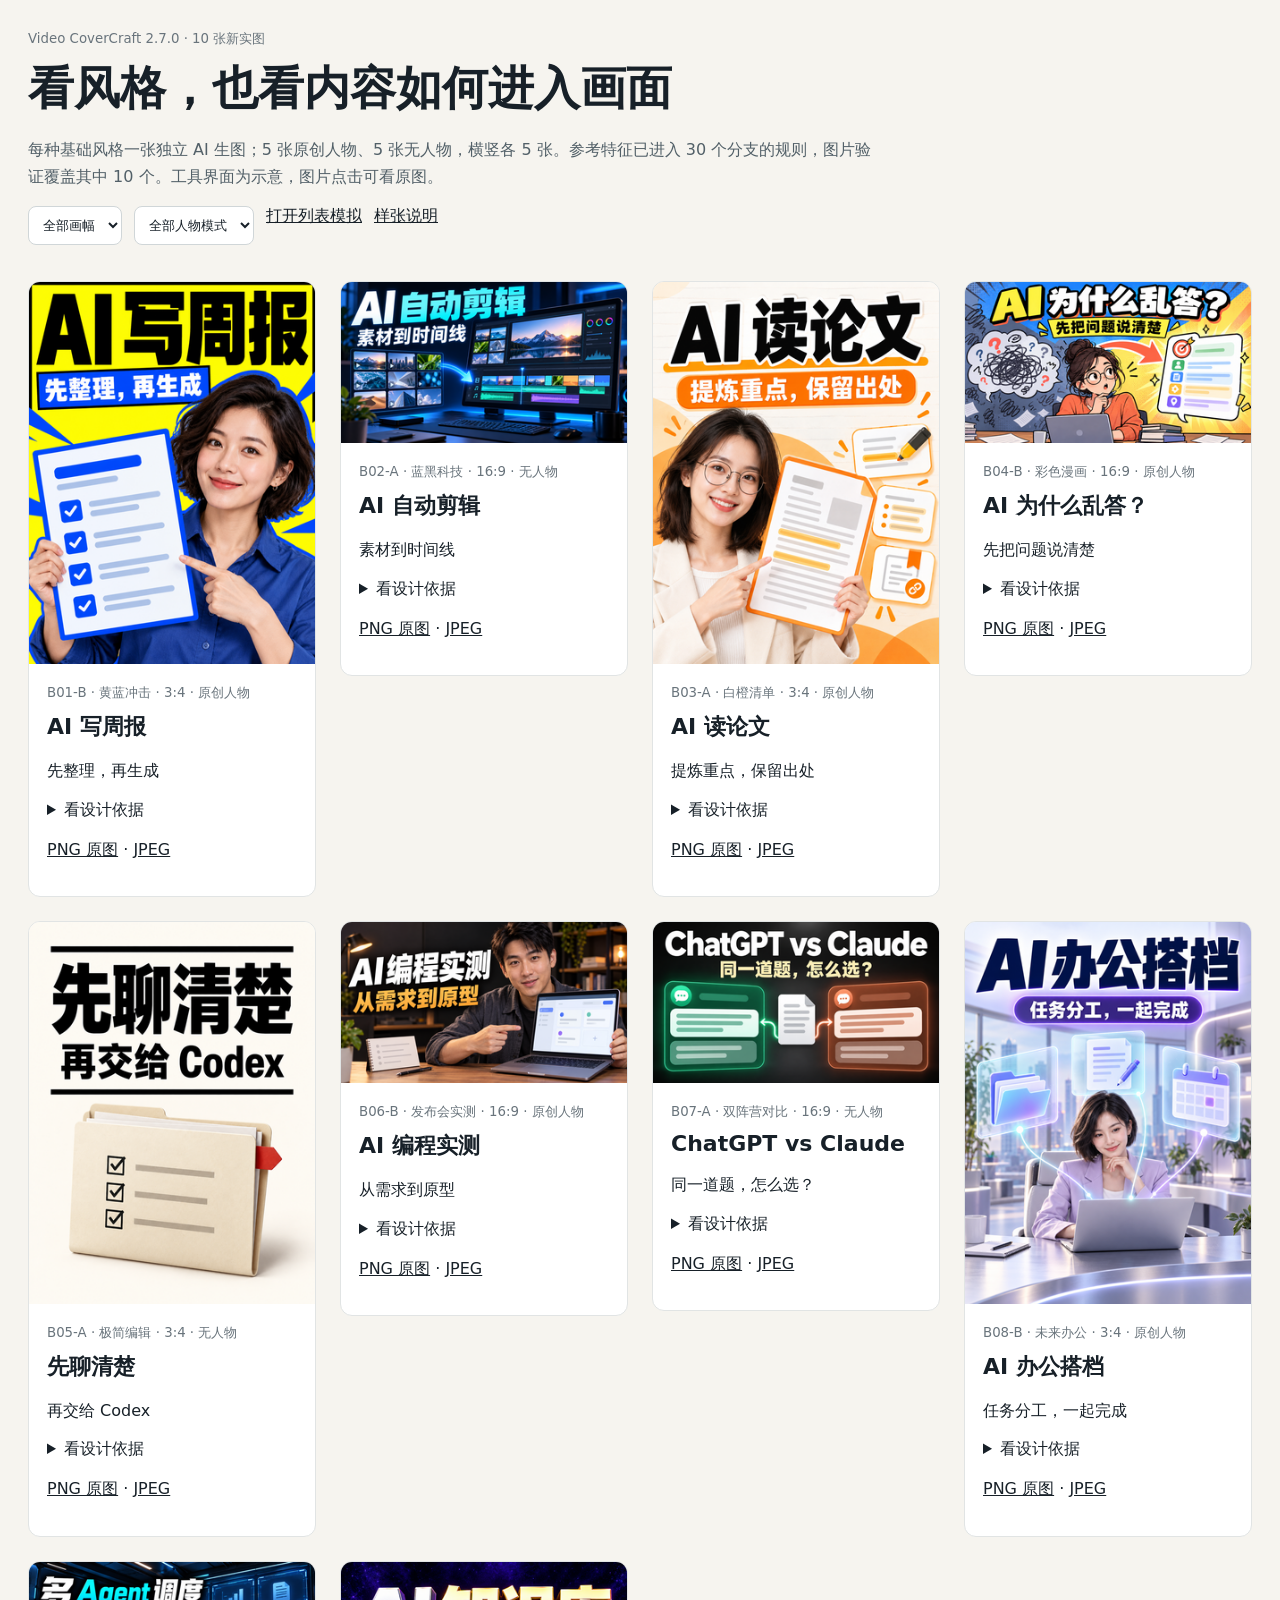
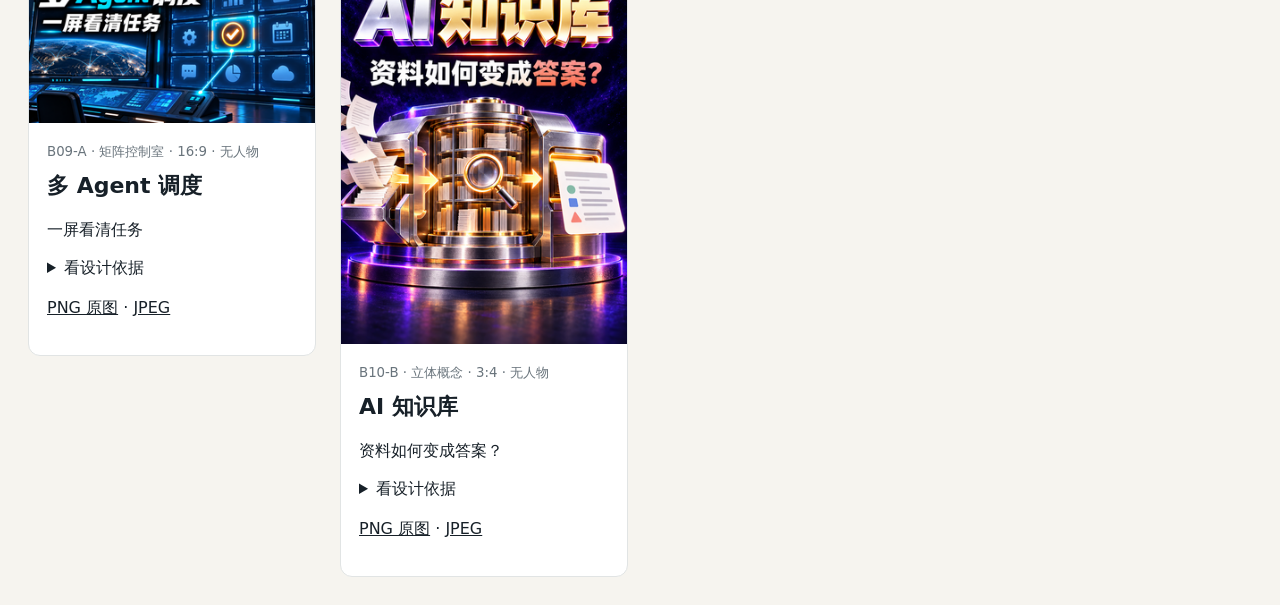
<file: examples/integrated-styles-v3/index.html>
<!doctype html><html lang="zh-CN"><meta charset="utf-8"><meta name="viewport" content="width=device-width,initial-scale=1"><title>Video CoverCraft · 十种 AI 封面风格</title><style>*{box-sizing:border-box}body{margin:0;background:#f6f4ef;color:#172028;font:16px system-ui,sans-serif}header,main{max-width:1280px;margin:auto;padding:28px}h1{font-size:clamp(28px,4vw,46px);margin:10px 0}header p{max-width:850px;line-height:1.7;color:#526068}.filters{display:flex;gap:12px;flex-wrap:wrap}select,a{color:inherit}select{padding:10px;border:1px solid #d0d6d8;border-radius:8px;background:white}main{display:grid;grid-template-columns:repeat(auto-fit,minmax(280px,1fr));gap:24px;padding-top:8px}article{align-self:start;background:white;border:1px solid #e1e4e4;border-radius:12px;overflow:hidden}img{display:block;width:100%;height:auto}.info{padding:18px}small{color:#69747c}h2{font-size:22px;margin:10px 0}.info p{line-height:1.6}details p{color:#526068}a:hover{color:#245e9b}[hidden]{display:none}</style><header><small>Video CoverCraft 2.7.0 · 10 张新实图</small><h1>看风格，也看内容如何进入画面</h1><p>每种基础风格一张独立 AI 生图；5 张原创人物、5 张无人物，横竖各 5 张。参考特征已进入 30 个分支的规则，图片验证覆盖其中 10 个。工具界面为示意，图片点击可看原图。</p><div class="filters"><select id="ratio" aria-label="画幅"><option value="all">全部画幅</option><option value="16:9">横版</option><option value="3:4">竖版</option></select><select id="people" aria-label="人物"><option value="all">全部人物模式</option><option value="original_character">有人物</option><option value="none">无人物</option></select><a href="feed-preview.html">打开列表模拟</a><a href="README.md">样张说明</a></div></header><main><article data-ratio="3:4" data-people="original_character"><a href="../../video-cover-craft/assets/style-examples/01-b01-ai-weekly.png"><img src="../../video-cover-craft/assets/style-examples/thumbs/01-b01-ai-weekly.png" alt="AI 写周报"></a><div class="info"><small>B01-B · 黄蓝冲击 · 3:4 · 原创人物</small><h2>AI 写周报</h2><p>先整理，再生成</p><details><summary>看设计依据</summary><p>吸收黑底黄字、巨大标题与主体轮廓；换成黄蓝办公场景、新人物和周报主物件。</p></details><p><a href="../../video-cover-craft/assets/style-examples/01-b01-ai-weekly.png">PNG 原图</a> · <a href="jpeg/01-b01-ai-weekly.jpg">JPEG</a></p></div></article><article data-ratio="16:9" data-people="none"><a href="../../video-cover-craft/assets/style-examples/02-b02-ai-editing.png"><img src="../../video-cover-craft/assets/style-examples/thumbs/02-b02-ai-editing.png" alt="AI 自动剪辑"></a><div class="info"><small>B02-A · 蓝黑科技 · 16:9 · 无人物</small><h2>AI 自动剪辑</h2><p>素材到时间线</p><details><summary>看设计依据</summary><p>吸收彩色时间线与强标题层级，移除人物和宇宙背景，改成有统一透视的剪辑工作台。</p></details><p><a href="../../video-cover-craft/assets/style-examples/02-b02-ai-editing.png">PNG 原图</a> · <a href="jpeg/02-b02-ai-editing.jpg">JPEG</a></p></div></article><article data-ratio="3:4" data-people="original_character"><a href="../../video-cover-craft/assets/style-examples/03-b03-ai-paper.png"><img src="../../video-cover-craft/assets/style-examples/thumbs/03-b03-ai-paper.png" alt="AI 读论文"></a><div class="info"><small>B03-A · 白橙清单 · 3:4 · 原创人物</small><h2>AI 读论文</h2><p>提炼重点，保留出处</p><details><summary>看设计依据</summary><p>吸收浅底标题卡的层次和完整大字；延展为白橙功能卡，加入原创讲解人物与出处标记。</p></details><p><a href="../../video-cover-craft/assets/style-examples/03-b03-ai-paper.png">PNG 原图</a> · <a href="jpeg/03-b03-ai-paper.jpg">JPEG</a></p></div></article><article data-ratio="16:9" data-people="original_character"><a href="../../video-cover-craft/assets/style-examples/04-b04-ai-prompt.png"><img src="../../video-cover-craft/assets/style-examples/thumbs/04-b04-ai-prompt.png" alt="AI 为什么乱答？"></a><div class="info"><small>B04-B · 彩色漫画 · 16:9 · 原创人物</small><h2>AI 为什么乱答？</h2><p>先把问题说清楚</p><details><summary>看设计依据</summary><p>吸收漫画结果画面与粗描边文字；改为原创漫画角色和模糊到清晰的提问关系。</p></details><p><a href="../../video-cover-craft/assets/style-examples/04-b04-ai-prompt.png">PNG 原图</a> · <a href="jpeg/04-b04-ai-prompt.jpg">JPEG</a></p></div></article><article data-ratio="3:4" data-people="none"><a href="../../video-cover-craft/assets/style-examples/05-b05-ai-handoff.png"><img src="../../video-cover-craft/assets/style-examples/thumbs/05-b05-ai-handoff.png" alt="先聊清楚"></a><div class="info"><small>B05-A · 极简编辑 · 3:4 · 无人物</small><h2>先聊清楚</h2><p>再交给 Codex</p><details><summary>看设计依据</summary><p>吸收白底黑字与编辑式留白；移除两个人物，改成开发说明这个单一主对象。</p></details><p><a href="../../video-cover-craft/assets/style-examples/05-b05-ai-handoff.png">PNG 原图</a> · <a href="jpeg/05-b05-ai-handoff.jpg">JPEG</a></p></div></article><article data-ratio="16:9" data-people="original_character"><a href="../../video-cover-craft/assets/style-examples/06-b06-ai-coding.png"><img src="../../video-cover-craft/assets/style-examples/thumbs/06-b06-ai-coding.png" alt="AI 编程实测"></a><div class="info"><small>B06-B · 发布会实测 · 16:9 · 原创人物</small><h2>AI 编程实测</h2><p>从需求到原型</p><details><summary>看设计依据</summary><p>吸收真人与可展示实物的体验证据；把证书换成原型电脑，改成原创亚洲男讲解者与工作室构图。</p></details><p><a href="../../video-cover-craft/assets/style-examples/06-b06-ai-coding.png">PNG 原图</a> · <a href="jpeg/06-b06-ai-coding.jpg">JPEG</a></p></div></article><article data-ratio="16:9" data-people="none"><a href="../../video-cover-craft/assets/style-examples/07-b07-ai-models.png"><img src="../../video-cover-craft/assets/style-examples/thumbs/07-b07-ai-models.png" alt="ChatGPT vs Claude"></a><div class="info"><small>B07-A · 双阵营对比 · 16:9 · 无人物</small><h2>ChatGPT vs Claude</h2><p>同一道题，怎么选？</p><details><summary>看设计依据</summary><p>吸收绿与陶土两区和同等权重的对象；移除中间人物，加入同题输入卡，使用中立问题。</p></details><p><a href="../../video-cover-craft/assets/style-examples/07-b07-ai-models.png">PNG 原图</a> · <a href="jpeg/07-b07-ai-models.jpg">JPEG</a></p></div></article><article data-ratio="3:4" data-people="original_character"><a href="../../video-cover-craft/assets/style-examples/08-b08-ai-office.png"><img src="../../video-cover-craft/assets/style-examples/thumbs/08-b08-ai-office.png" alt="AI 办公搭档"></a><div class="info"><small>B08-B · 未来办公 · 3:4 · 原创人物</small><h2>AI 办公搭档</h2><p>任务分工，一起完成</p><details><summary>看设计依据</summary><p>吸收办公任务围绕主体的结构，改为普通原创人物、统一未来工作台和三块协作模块。</p></details><p><a href="../../video-cover-craft/assets/style-examples/08-b08-ai-office.png">PNG 原图</a> · <a href="jpeg/08-b08-ai-office.jpg">JPEG</a></p></div></article><article data-ratio="16:9" data-people="none"><a href="../../video-cover-craft/assets/style-examples/09-b09-ai-agents.png"><img src="../../video-cover-craft/assets/style-examples/thumbs/09-b09-ai-agents.png" alt="多 Agent 调度"></a><div class="info"><small>B09-A · 矩阵控制室 · 16:9 · 无人物</small><h2>多 Agent 调度</h2><p>一屏看清任务</p><details><summary>看设计依据</summary><p>取你提供的拼图第一行最右侧的矩阵结构；改为九格任务墙和无人物控制台，任务逻辑参考 C16-S2 与 C14-S2。</p></details><p><a href="../../video-cover-craft/assets/style-examples/09-b09-ai-agents.png">PNG 原图</a> · <a href="jpeg/09-b09-ai-agents.jpg">JPEG</a></p></div></article><article data-ratio="3:4" data-people="none"><a href="../../video-cover-craft/assets/style-examples/10-b10-ai-knowledge.png"><img src="../../video-cover-craft/assets/style-examples/thumbs/10-b10-ai-knowledge.png" alt="AI 知识库"></a><div class="info"><small>B10-B · 立体概念 · 3:4 · 无人物</small><h2>AI 知识库</h2><p>资料如何变成答案？</p><details><summary>看设计依据</summary><p>吸收金属立体主物和轮廓光；去掉人物、王冠和模型标志，延展为可看懂内部关系的知识库器物。</p></details><p><a href="../../video-cover-craft/assets/style-examples/10-b10-ai-knowledge.png">PNG 原图</a> · <a href="jpeg/10-b10-ai-knowledge.jpg">JPEG</a></p></div></article></main><script>const ratio=document.querySelector('#ratio'),people=document.querySelector('#people');function filter(){document.querySelectorAll('article').forEach(c=>c.hidden=(ratio.value!=='all'&&c.dataset.ratio!==ratio.value)||(people.value!=='all'&&c.dataset.people!==people.value))}ratio.onchange=people.onchange=filter;</script></html>
</file>
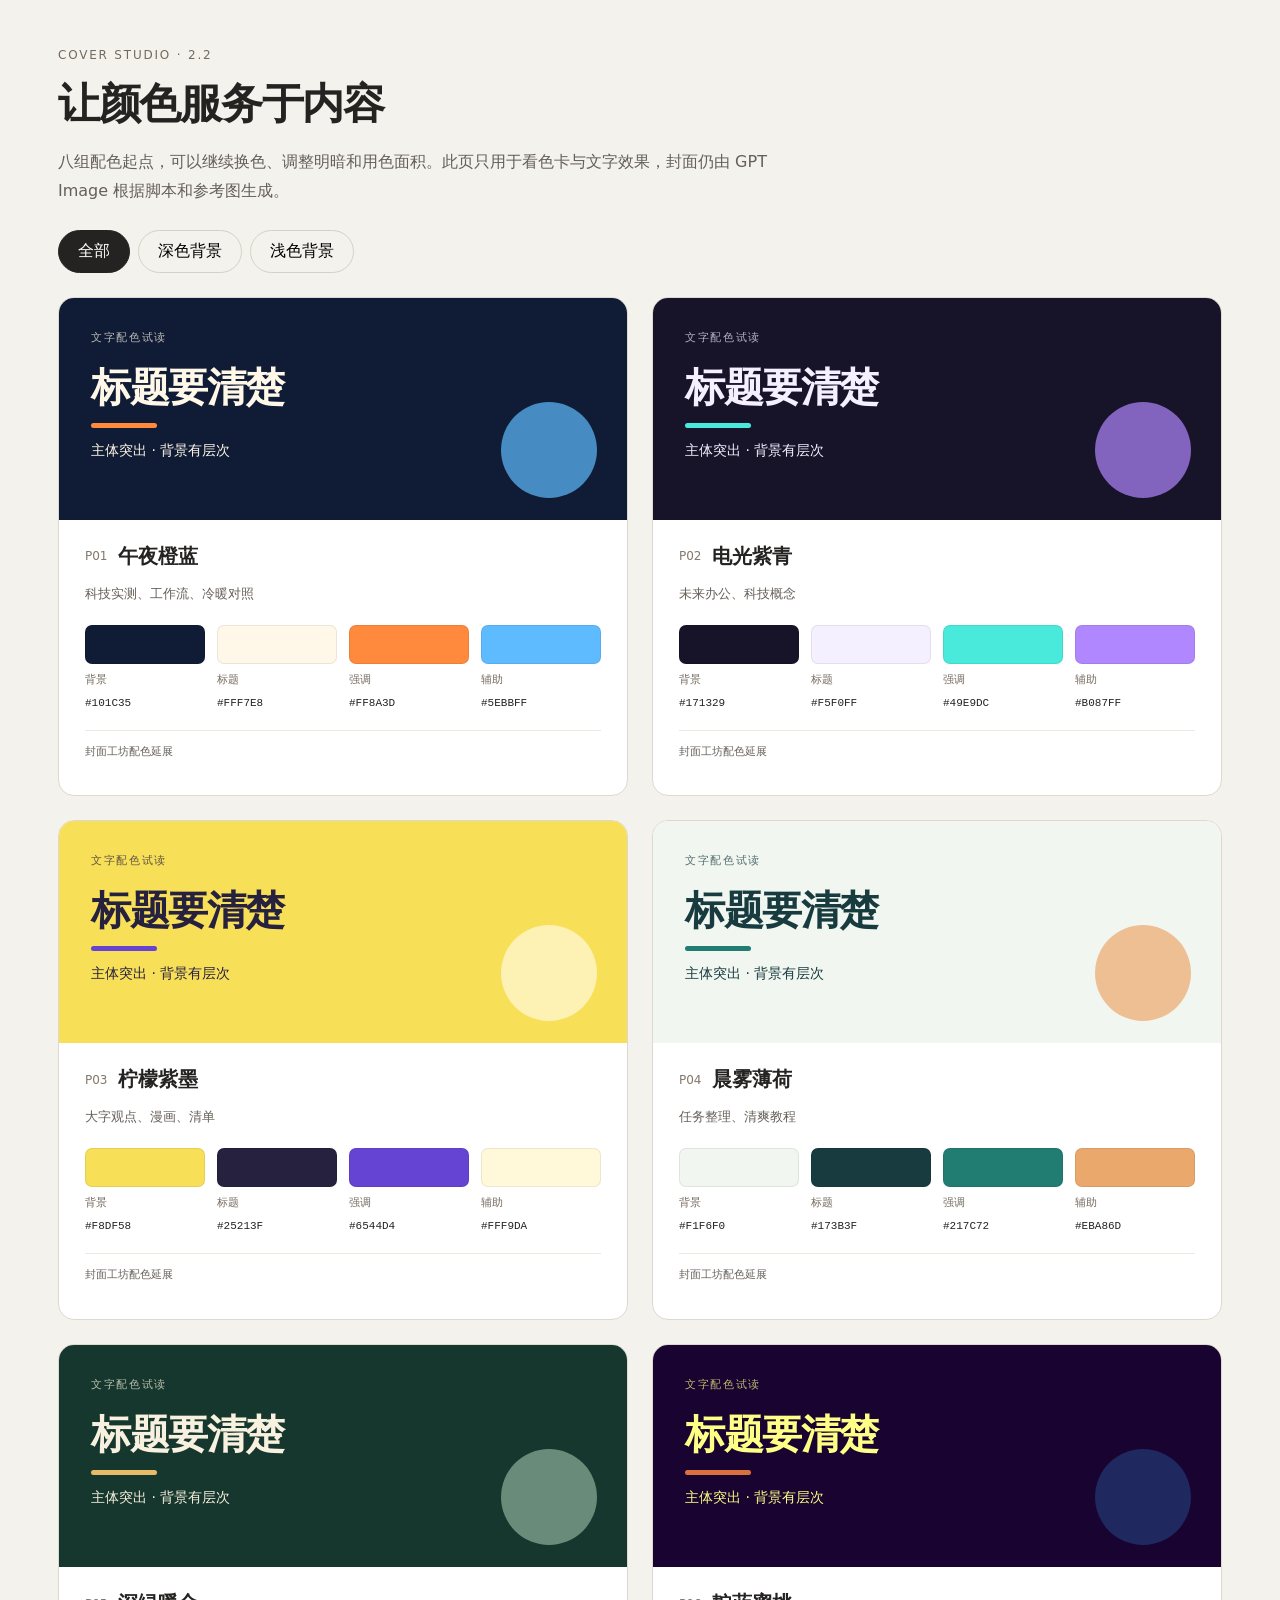
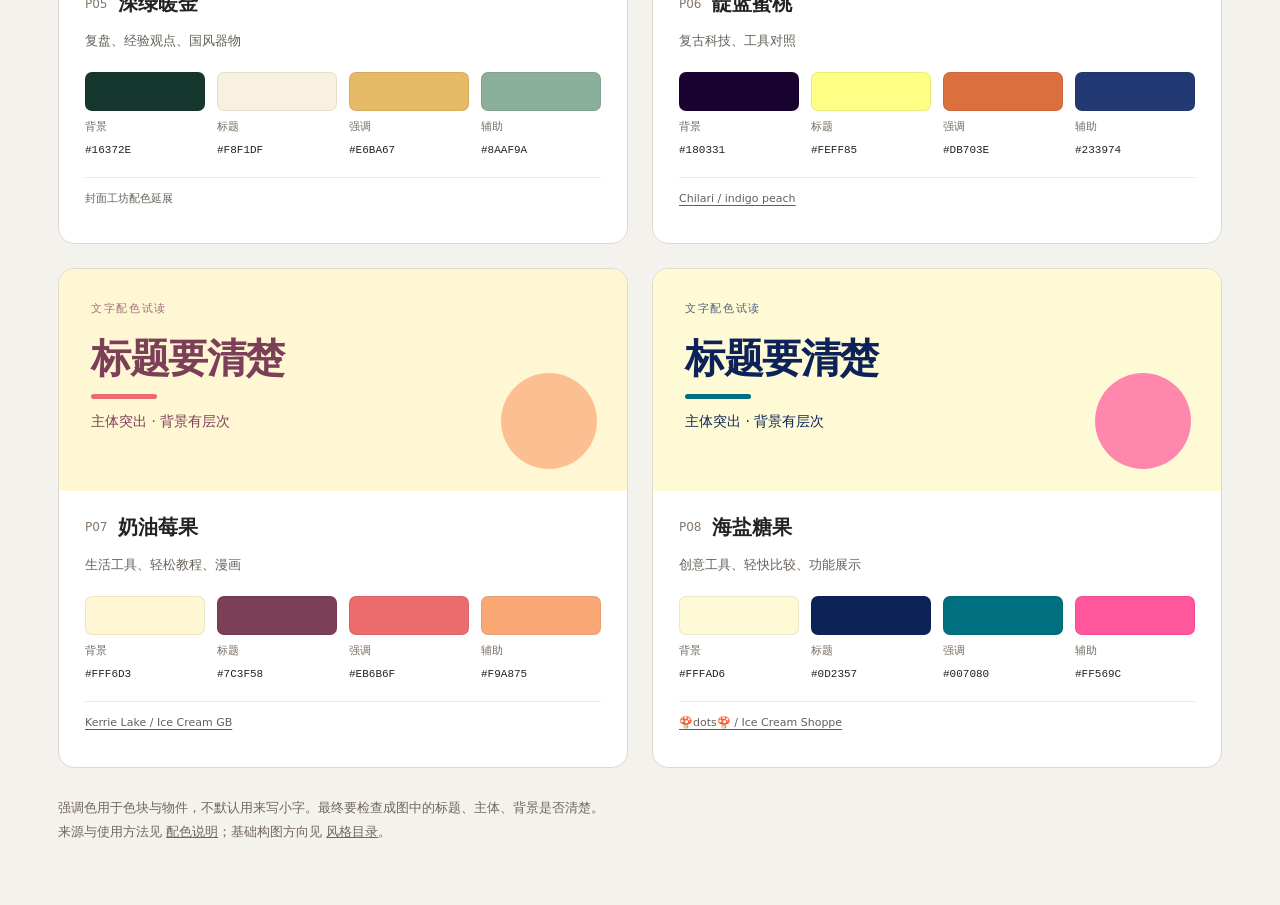
<file: cover-craft/palette-preview.html>
<!doctype html>
<html lang="zh-CN"><head><meta charset="utf-8"><meta name="viewport" content="width=device-width,initial-scale=1"><title>封面工坊 · 配色色卡</title><style>
*{box-sizing:border-box}body{margin:0;background:#f4f2ed;color:#252322;font-family:"PingFang SC","Microsoft YaHei",system-ui,sans-serif}main{max-width:1220px;margin:0 auto;padding:48px 28px 60px}.eyebrow{letter-spacing:.15em;font-size:12px;color:#756a5e}h1{font-size:clamp(28px,5vw,42px);letter-spacing:-.03em;margin:14px 0}header p{max-width:740px;color:#655f58;line-height:1.8}nav{display:flex;gap:8px;margin:24px 0}button{border:1px solid #d7d0c5;background:transparent;border-radius:100px;padding:10px 19px;font:inherit;cursor:pointer}button[aria-pressed=true]{background:#252322;color:white;border-color:#252322}.grid{display:grid;grid-template-columns:repeat(2,minmax(0,1fr));gap:24px}.card{background:white;border:1px solid #ded8cf;border-radius:16px;overflow:hidden}.card[hidden]{display:none}.title-sample{position:relative;min-height:222px;padding:28px 32px;overflow:hidden}.sample-label{font-size:11px;opacity:.72;letter-spacing:.15em}.title-sample h2{font-size:clamp(27px,3.7vw,40px);letter-spacing:-.035em;line-height:1.2;margin:18px 0 12px}.title-sample p{font-size:14px;position:relative;z-index:1}.rule{height:5px;width:66px;border-radius:4px}.dot{height:96px;width:96px;border-radius:50%;position:absolute;right:30px;bottom:22px;opacity:.7}.info{padding:23px 26px}.name{display:flex;align-items:center;gap:10px}.name span{font-size:12px;color:#84776b}.name h3{font-size:20px;margin:0}.info p{color:#655f58;font-size:13px;line-height:1.7}.swatches{display:grid;grid-template-columns:repeat(4,minmax(0,1fr));gap:12px;margin:20px 0}.swatch span{display:block;height:39px;border-radius:7px;border:1px solid #00000013}.swatch b{display:block;font-size:11px;font-weight:500;margin:8px 0 4px;color:#756b60}.swatch code{font-size:11px;white-space:nowrap}.source{font-size:11px!important;border-top:1px solid #eee8de;padding-top:12px}.source a{color:inherit;text-underline-offset:3px}footer{font-size:13px;line-height:1.9;color:#72675c;margin-top:28px}footer a{color:inherit}@media(max-width:670px){main{padding:30px 18px}.grid{grid-template-columns:1fr}.title-sample h2{font-size:36px}.swatches{gap:8px}.info{padding:21px}.dot{height:76px;width:76px}}
</style></head><body><main><header><div class="eyebrow">COVER STUDIO · 2.2</div><h1>让颜色服务于内容</h1><p>八组配色起点，可以继续换色、调整明暗和用色面积。此页只用于看色卡与文字效果，封面仍由 GPT Image 根据脚本和参考图生成。</p></header><nav aria-label="按背景筛选"><button aria-pressed="true" data-filter="all">全部</button><button aria-pressed="false" data-filter="dark">深色背景</button><button aria-pressed="false" data-filter="light">浅色背景</button></nav><section class="grid" aria-label="配色色卡"><article class="card" data-tone="dark"><div class="title-sample" style="background:#101C35;color:#FFF7E8"><span class="sample-label">文字配色试读</span><h2>标题要清楚</h2><div class="rule" style="background:#FF8A3D"></div><p>主体突出 · 背景有层次</p><div class="dot" style="background:#5EBBFF"></div></div><div class="info"><div class="name"><span>P01</span><h3>午夜橙蓝</h3></div><p>科技实测、工作流、冷暖对照</p><div class="swatches"><div class="swatch"><span style="background:#101C35"></span><b>背景</b><code>#101C35</code></div><div class="swatch"><span style="background:#FFF7E8"></span><b>标题</b><code>#FFF7E8</code></div><div class="swatch"><span style="background:#FF8A3D"></span><b>强调</b><code>#FF8A3D</code></div><div class="swatch"><span style="background:#5EBBFF"></span><b>辅助</b><code>#5EBBFF</code></div></div><p class="source">封面工坊配色延展</p></div></article><article class="card" data-tone="dark"><div class="title-sample" style="background:#171329;color:#F5F0FF"><span class="sample-label">文字配色试读</span><h2>标题要清楚</h2><div class="rule" style="background:#49E9DC"></div><p>主体突出 · 背景有层次</p><div class="dot" style="background:#B087FF"></div></div><div class="info"><div class="name"><span>P02</span><h3>电光紫青</h3></div><p>未来办公、科技概念</p><div class="swatches"><div class="swatch"><span style="background:#171329"></span><b>背景</b><code>#171329</code></div><div class="swatch"><span style="background:#F5F0FF"></span><b>标题</b><code>#F5F0FF</code></div><div class="swatch"><span style="background:#49E9DC"></span><b>强调</b><code>#49E9DC</code></div><div class="swatch"><span style="background:#B087FF"></span><b>辅助</b><code>#B087FF</code></div></div><p class="source">封面工坊配色延展</p></div></article><article class="card" data-tone="light"><div class="title-sample" style="background:#F8DF58;color:#25213F"><span class="sample-label">文字配色试读</span><h2>标题要清楚</h2><div class="rule" style="background:#6544D4"></div><p>主体突出 · 背景有层次</p><div class="dot" style="background:#FFF9DA"></div></div><div class="info"><div class="name"><span>P03</span><h3>柠檬紫墨</h3></div><p>大字观点、漫画、清单</p><div class="swatches"><div class="swatch"><span style="background:#F8DF58"></span><b>背景</b><code>#F8DF58</code></div><div class="swatch"><span style="background:#25213F"></span><b>标题</b><code>#25213F</code></div><div class="swatch"><span style="background:#6544D4"></span><b>强调</b><code>#6544D4</code></div><div class="swatch"><span style="background:#FFF9DA"></span><b>辅助</b><code>#FFF9DA</code></div></div><p class="source">封面工坊配色延展</p></div></article><article class="card" data-tone="light"><div class="title-sample" style="background:#F1F6F0;color:#173B3F"><span class="sample-label">文字配色试读</span><h2>标题要清楚</h2><div class="rule" style="background:#217C72"></div><p>主体突出 · 背景有层次</p><div class="dot" style="background:#EBA86D"></div></div><div class="info"><div class="name"><span>P04</span><h3>晨雾薄荷</h3></div><p>任务整理、清爽教程</p><div class="swatches"><div class="swatch"><span style="background:#F1F6F0"></span><b>背景</b><code>#F1F6F0</code></div><div class="swatch"><span style="background:#173B3F"></span><b>标题</b><code>#173B3F</code></div><div class="swatch"><span style="background:#217C72"></span><b>强调</b><code>#217C72</code></div><div class="swatch"><span style="background:#EBA86D"></span><b>辅助</b><code>#EBA86D</code></div></div><p class="source">封面工坊配色延展</p></div></article><article class="card" data-tone="dark"><div class="title-sample" style="background:#16372E;color:#F8F1DF"><span class="sample-label">文字配色试读</span><h2>标题要清楚</h2><div class="rule" style="background:#E6BA67"></div><p>主体突出 · 背景有层次</p><div class="dot" style="background:#8AAF9A"></div></div><div class="info"><div class="name"><span>P05</span><h3>深绿暖金</h3></div><p>复盘、经验观点、国风器物</p><div class="swatches"><div class="swatch"><span style="background:#16372E"></span><b>背景</b><code>#16372E</code></div><div class="swatch"><span style="background:#F8F1DF"></span><b>标题</b><code>#F8F1DF</code></div><div class="swatch"><span style="background:#E6BA67"></span><b>强调</b><code>#E6BA67</code></div><div class="swatch"><span style="background:#8AAF9A"></span><b>辅助</b><code>#8AAF9A</code></div></div><p class="source">封面工坊配色延展</p></div></article><article class="card" data-tone="dark"><div class="title-sample" style="background:#180331;color:#FEFF85"><span class="sample-label">文字配色试读</span><h2>标题要清楚</h2><div class="rule" style="background:#DB703E"></div><p>主体突出 · 背景有层次</p><div class="dot" style="background:#233974"></div></div><div class="info"><div class="name"><span>P06</span><h3>靛蓝蜜桃</h3></div><p>复古科技、工具对照</p><div class="swatches"><div class="swatch"><span style="background:#180331"></span><b>背景</b><code>#180331</code></div><div class="swatch"><span style="background:#FEFF85"></span><b>标题</b><code>#FEFF85</code></div><div class="swatch"><span style="background:#DB703E"></span><b>强调</b><code>#DB703E</code></div><div class="swatch"><span style="background:#233974"></span><b>辅助</b><code>#233974</code></div></div><p class="source"><a href="https://lospec.com/palette-list/indigo-peach" target="_blank" rel="noreferrer">Chilari / indigo peach</a></p></div></article><article class="card" data-tone="light"><div class="title-sample" style="background:#FFF6D3;color:#7C3F58"><span class="sample-label">文字配色试读</span><h2>标题要清楚</h2><div class="rule" style="background:#EB6B6F"></div><p>主体突出 · 背景有层次</p><div class="dot" style="background:#F9A875"></div></div><div class="info"><div class="name"><span>P07</span><h3>奶油莓果</h3></div><p>生活工具、轻松教程、漫画</p><div class="swatches"><div class="swatch"><span style="background:#FFF6D3"></span><b>背景</b><code>#FFF6D3</code></div><div class="swatch"><span style="background:#7C3F58"></span><b>标题</b><code>#7C3F58</code></div><div class="swatch"><span style="background:#EB6B6F"></span><b>强调</b><code>#EB6B6F</code></div><div class="swatch"><span style="background:#F9A875"></span><b>辅助</b><code>#F9A875</code></div></div><p class="source"><a href="https://lospec.com/palette-list/ice-cream-gb" target="_blank" rel="noreferrer">Kerrie Lake / Ice Cream GB</a></p></div></article><article class="card" data-tone="light"><div class="title-sample" style="background:#FFFAD6;color:#0D2357"><span class="sample-label">文字配色试读</span><h2>标题要清楚</h2><div class="rule" style="background:#007080"></div><p>主体突出 · 背景有层次</p><div class="dot" style="background:#FF569C"></div></div><div class="info"><div class="name"><span>P08</span><h3>海盐糖果</h3></div><p>创意工具、轻快比较、功能展示</p><div class="swatches"><div class="swatch"><span style="background:#FFFAD6"></span><b>背景</b><code>#FFFAD6</code></div><div class="swatch"><span style="background:#0D2357"></span><b>标题</b><code>#0D2357</code></div><div class="swatch"><span style="background:#007080"></span><b>强调</b><code>#007080</code></div><div class="swatch"><span style="background:#FF569C"></span><b>辅助</b><code>#FF569C</code></div></div><p class="source"><a href="https://lospec.com/palette-list/ice-cream-shoppe" target="_blank" rel="noreferrer">🍄dots🍄 / Ice Cream Shoppe</a></p></div></article></section><footer>强调色用于色块与物件，不默认用来写小字。最终要检查成图中的标题、主体、背景是否清楚。<br>来源与使用方法见 <a href="references/color-palettes.md">配色说明</a>；基础构图方向见 <a href="references/style-catalog.md">风格目录</a>。</footer></main><script>document.querySelectorAll('button[data-filter]').forEach(button=>button.addEventListener('click',()=>{document.querySelectorAll('button[data-filter]').forEach(item=>item.setAttribute('aria-pressed',String(item===button)));document.querySelectorAll('.card').forEach(card=>card.hidden=button.dataset.filter!=='all'&&card.dataset.tone!==button.dataset.filter)}));</script></body></html>
</file>
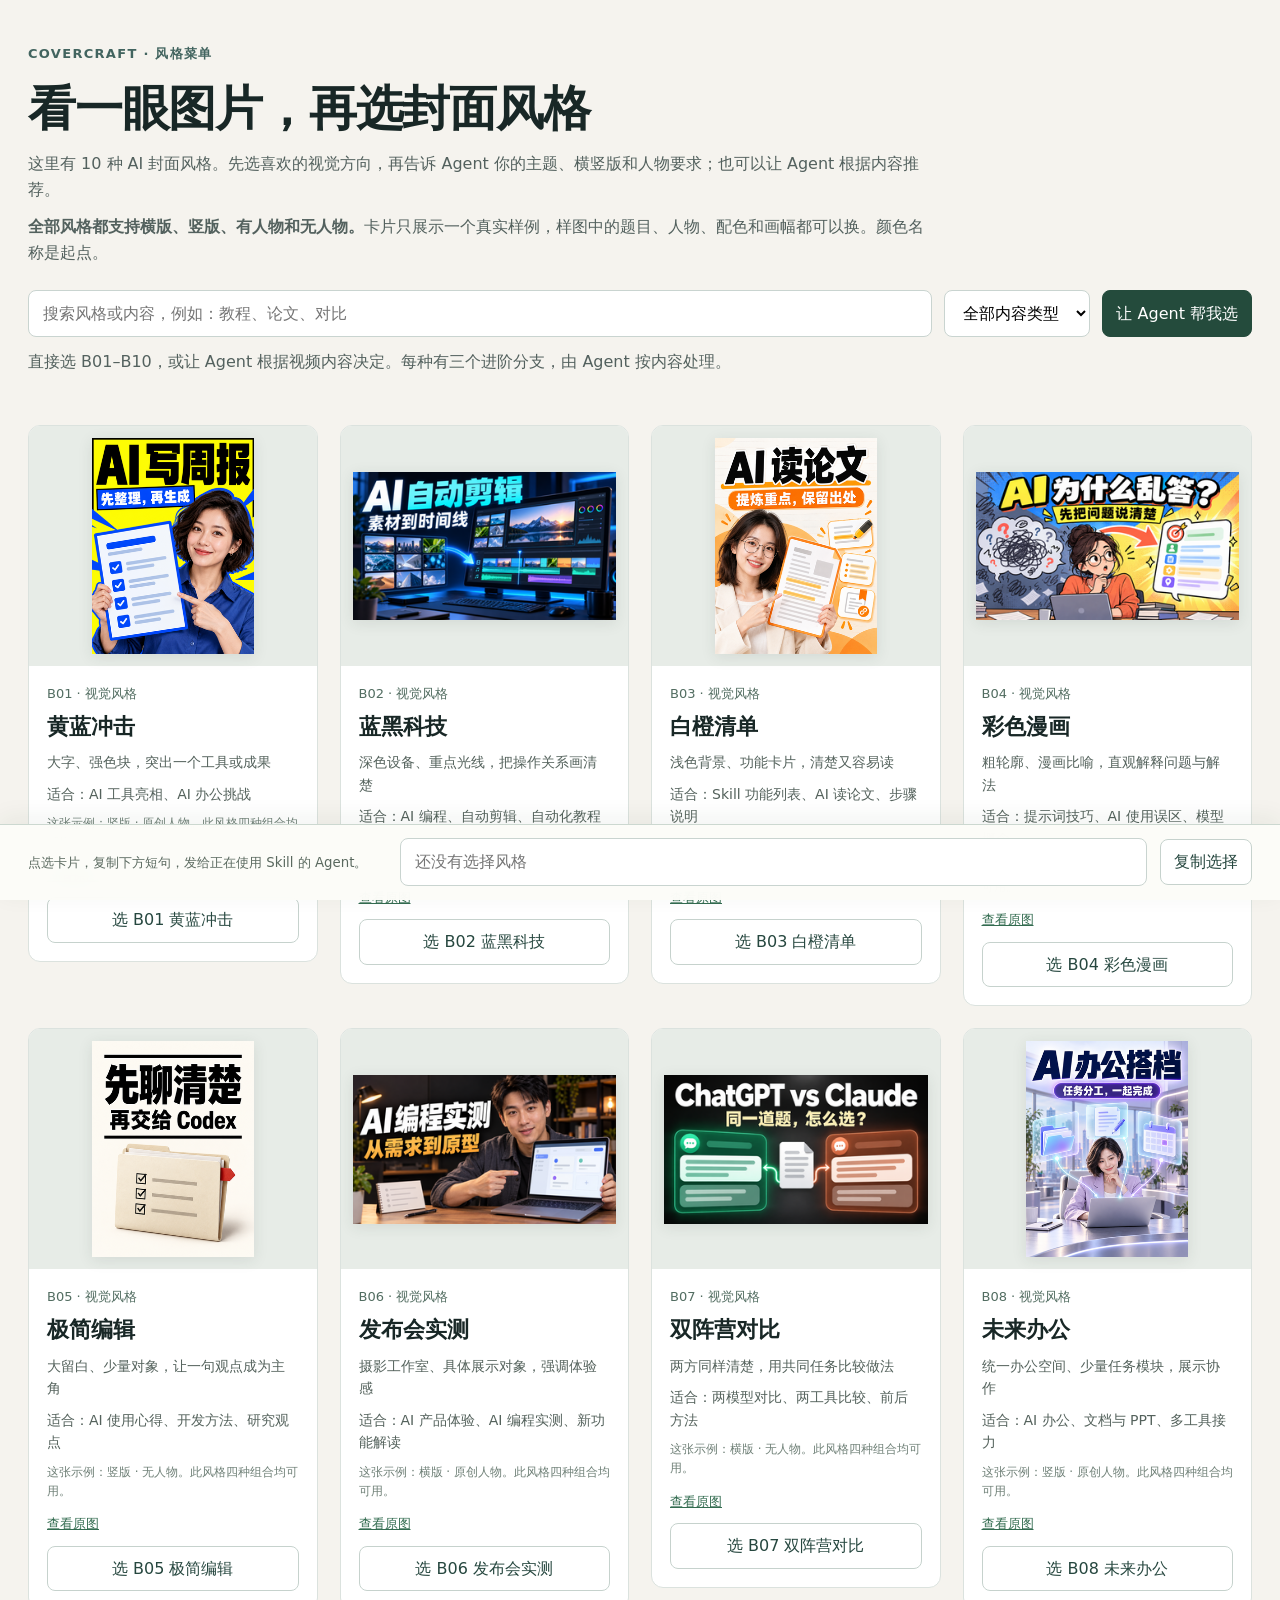
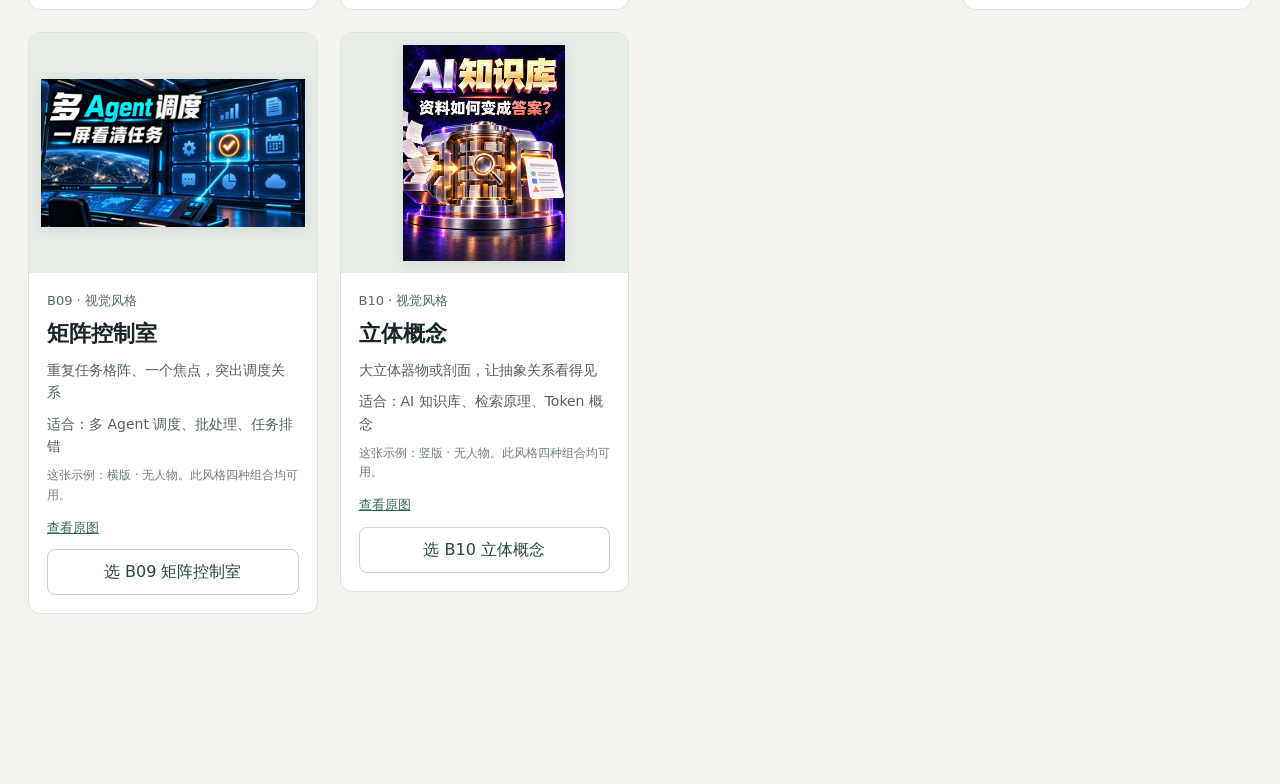
<file: cover-craft/style-picker.html>
<!doctype html>
<html lang="zh-CN">
<meta charset="utf-8">
<meta name="viewport" content="width=device-width,initial-scale=1">
<title>CoverCraft · 看图选风格</title>
<style>
*{box-sizing:border-box}body{margin:0;background:#f5f3ee;color:#182726;font:16px/1.6 system-ui,-apple-system,sans-serif}header,main,.choice-inner{max-width:1320px;margin:auto;padding:28px}header{padding-top:40px}.brand{font-size:13px;font-weight:700;letter-spacing:.1em;color:#42645f}h1{font-size:clamp(30px,4vw,48px);line-height:1.2;letter-spacing:-.025em;margin:14px 0}header p{max-width:900px;color:#53615e;margin:12px 0}.controls{display:flex;flex-wrap:wrap;gap:12px;margin-top:24px}input,select,button{font:inherit}input,select{background:white;border:1px solid #c9d4d0;padding:10px 14px;border-radius:8px}input{flex:1;min-width:200px}button{cursor:pointer;border:1px solid #c6d2cd;border-radius:8px;padding:9px 13px;background:white;color:#26473f}button:hover{background:#eaf2ed}button:focus-visible,a:focus-visible{outline:3px solid #599a84;outline-offset:3px}.automatic{background:#244b3c;color:white;border-color:#244b3c}.automatic:hover{background:#366650}main{display:grid;grid-template-columns:repeat(auto-fill,minmax(280px,1fr));gap:22px;padding-top:10px;padding-bottom:170px}.card{align-self:start;background:white;border:1px solid #dbe2de;border-radius:12px;overflow:hidden;transition:border-color .15s}.card[data-selected=true]{border:3px solid #397958}.preview{display:flex;align-items:center;justify-content:center;height:240px;background:#e7ece7;padding:12px}.preview img{display:block;max-height:100%;max-width:100%;width:auto;height:auto;object-fit:contain;box-shadow:0 3px 14px #24362d1a}.content{padding:18px}.eyebrow{display:flex;align-items:center;justify-content:space-between;color:#526d61;font-size:13px}.badge{background:#e9f4e8;color:#2b653f;padding:2px 8px;border-radius:20px;font-size:12px}h2{font-size:22px;line-height:1.4;margin:7px 0}.content p{margin:9px 0;color:#54625c;font-size:14px}.sample{font-size:12px!important;color:#708178!important}.content button{width:100%;margin-top:10px}.content a{font-size:13px;color:#336c50}.choice{position:fixed;bottom:0;width:100%;background:#fcfcf8f5;border-top:1px solid #ccd8d0;box-shadow:0 -6px 25px #223b2410;backdrop-filter:blur(12px)}.choice-inner{padding-top:13px;padding-bottom:14px;display:flex;gap:13px;align-items:center;flex-wrap:wrap}.choice small{flex:1;min-width:220px;color:#5a695f}.choice input{flex:2;min-width:240px}.empty{grid-column:1/-1;padding:40px;background:white;border-radius:10px}a{color:#336c50}[hidden]{display:none!important}@media(max-width:600px){header,main,.choice-inner{padding-left:18px;padding-right:18px}main{padding-bottom:245px}.choice button{padding:8px 11px}.choice-inner{gap:8px}} 
</style>
<header>
<span class="brand">COVERCRAFT · 风格菜单</span>
<h1>看一眼图片，再选封面风格</h1>
<p>这里有 10 种 AI 封面风格。先选喜欢的视觉方向，再告诉 Agent 你的主题、横竖版和人物要求；也可以让 Agent 根据内容推荐。</p>
<p><strong>全部风格都支持横版、竖版、有人物和无人物。</strong>卡片只展示一个真实样例，样图中的题目、人物、配色和画幅都可以换。颜色名称是起点。</p>
<div class="controls"><input id="search" type="search" placeholder="搜索风格或内容，例如：教程、论文、对比" aria-label="搜索风格或内容"><select id="tag" aria-label="按视频内容浏览"><option value="all">全部内容类型</option><option>资讯</option><option>教程</option><option>办公</option><option>对比</option><option>观点</option><option>Agent</option><option>原理</option></select><button class="automatic" id="auto">让 Agent 帮我选</button></div>
<p id="context">直接选 B01–B10，或让 Agent 根据视频内容决定。每种有三个进阶分支，由 Agent 按内容处理。</p>
</header>
<main id="cards"><article class="card" data-id="B01" data-search="B01 黄蓝冲击 大字、强色块，突出一个工具或成果 AI 工具亮相 AI 办公挑战 资讯 办公" data-tags="资讯|办公" data-selected="false"><a class="preview" href="assets/style-examples/01-b01-ai-weekly.png" title="查看 PNG 原图"><img src="assets/style-examples/thumbs/01-b01-ai-weekly.png" alt="B01 黄蓝冲击 · AI 写周报"></a><div class="content"><div class="eyebrow"><span>B01 · 视觉风格</span></div><h2>黄蓝冲击</h2><p>大字、强色块，突出一个工具或成果</p><p>适合：AI 工具亮相、AI 办公挑战</p><p class="sample">这张示例：竖版 · 原创人物。此风格四种组合均可用。</p><a href="assets/style-examples/01-b01-ai-weekly.png">查看原图</a><button type="button" data-choose="B01" data-name="黄蓝冲击">选 B01 黄蓝冲击</button></div></article><article class="card" data-id="B02" data-search="B02 蓝黑科技 深色设备、重点光线，把操作关系画清楚 AI 编程 自动剪辑 自动化教程 教程 Agent" data-tags="教程|Agent" data-selected="false"><a class="preview" href="assets/style-examples/02-b02-ai-editing.png" title="查看 PNG 原图"><img src="assets/style-examples/thumbs/02-b02-ai-editing.png" alt="B02 蓝黑科技 · AI 自动剪辑"></a><div class="content"><div class="eyebrow"><span>B02 · 视觉风格</span></div><h2>蓝黑科技</h2><p>深色设备、重点光线，把操作关系画清楚</p><p>适合：AI 编程、自动剪辑、自动化教程</p><p class="sample">这张示例：横版 · 无人物。此风格四种组合均可用。</p><a href="assets/style-examples/02-b02-ai-editing.png">查看原图</a><button type="button" data-choose="B02" data-name="蓝黑科技">选 B02 蓝黑科技</button></div></article><article class="card" data-id="B03" data-search="B03 白橙清单 浅色背景、功能卡片，清楚又容易读 Skill 功能列表 AI 读论文 步骤说明 办公 教程" data-tags="办公|教程" data-selected="false"><a class="preview" href="assets/style-examples/03-b03-ai-paper.png" title="查看 PNG 原图"><img src="assets/style-examples/thumbs/03-b03-ai-paper.png" alt="B03 白橙清单 · AI 读论文"></a><div class="content"><div class="eyebrow"><span>B03 · 视觉风格</span></div><h2>白橙清单</h2><p>浅色背景、功能卡片，清楚又容易读</p><p>适合：Skill 功能列表、AI 读论文、步骤说明</p><p class="sample">这张示例：竖版 · 原创人物。此风格四种组合均可用。</p><a href="assets/style-examples/03-b03-ai-paper.png">查看原图</a><button type="button" data-choose="B03" data-name="白橙清单">选 B03 白橙清单</button></div></article><article class="card" data-id="B04" data-search="B04 彩色漫画 粗轮廓、漫画比喻，直观解释问题与解法 提示词技巧 AI 使用误区 模型概念 教程 原理" data-tags="教程|原理" data-selected="false"><a class="preview" href="assets/style-examples/04-b04-ai-prompt.png" title="查看 PNG 原图"><img src="assets/style-examples/thumbs/04-b04-ai-prompt.png" alt="B04 彩色漫画 · AI 为什么乱答？"></a><div class="content"><div class="eyebrow"><span>B04 · 视觉风格</span></div><h2>彩色漫画</h2><p>粗轮廓、漫画比喻，直观解释问题与解法</p><p>适合：提示词技巧、AI 使用误区、模型概念</p><p class="sample">这张示例：横版 · 原创人物。此风格四种组合均可用。</p><a href="assets/style-examples/04-b04-ai-prompt.png">查看原图</a><button type="button" data-choose="B04" data-name="彩色漫画">选 B04 彩色漫画</button></div></article><article class="card" data-id="B05" data-search="B05 极简编辑 大留白、少量对象，让一句观点成为主角 AI 使用心得 开发方法 研究观点 观点 原理" data-tags="观点|原理" data-selected="false"><a class="preview" href="assets/style-examples/05-b05-ai-handoff.png" title="查看 PNG 原图"><img src="assets/style-examples/thumbs/05-b05-ai-handoff.png" alt="B05 极简编辑 · 先聊清楚"></a><div class="content"><div class="eyebrow"><span>B05 · 视觉风格</span></div><h2>极简编辑</h2><p>大留白、少量对象，让一句观点成为主角</p><p>适合：AI 使用心得、开发方法、研究观点</p><p class="sample">这张示例：竖版 · 无人物。此风格四种组合均可用。</p><a href="assets/style-examples/05-b05-ai-handoff.png">查看原图</a><button type="button" data-choose="B05" data-name="极简编辑">选 B05 极简编辑</button></div></article><article class="card" data-id="B06" data-search="B06 发布会实测 摄影工作室、具体展示对象，强调体验感 AI 产品体验 AI 编程实测 新功能解读 资讯 教程" data-tags="资讯|教程" data-selected="false"><a class="preview" href="assets/style-examples/06-b06-ai-coding.png" title="查看 PNG 原图"><img src="assets/style-examples/thumbs/06-b06-ai-coding.png" alt="B06 发布会实测 · AI 编程实测"></a><div class="content"><div class="eyebrow"><span>B06 · 视觉风格</span></div><h2>发布会实测</h2><p>摄影工作室、具体展示对象，强调体验感</p><p>适合：AI 产品体验、AI 编程实测、新功能解读</p><p class="sample">这张示例：横版 · 原创人物。此风格四种组合均可用。</p><a href="assets/style-examples/06-b06-ai-coding.png">查看原图</a><button type="button" data-choose="B06" data-name="发布会实测">选 B06 发布会实测</button></div></article><article class="card" data-id="B07" data-search="B07 双阵营对比 两方同样清楚，用共同任务比较做法 两模型对比 两工具比较 前后方法 对比" data-tags="对比" data-selected="false"><a class="preview" href="assets/style-examples/07-b07-ai-models.png" title="查看 PNG 原图"><img src="assets/style-examples/thumbs/07-b07-ai-models.png" alt="B07 双阵营对比 · ChatGPT vs Claude"></a><div class="content"><div class="eyebrow"><span>B07 · 视觉风格</span></div><h2>双阵营对比</h2><p>两方同样清楚，用共同任务比较做法</p><p>适合：两模型对比、两工具比较、前后方法</p><p class="sample">这张示例：横版 · 无人物。此风格四种组合均可用。</p><a href="assets/style-examples/07-b07-ai-models.png">查看原图</a><button type="button" data-choose="B07" data-name="双阵营对比">选 B07 双阵营对比</button></div></article><article class="card" data-id="B08" data-search="B08 未来办公 统一办公空间、少量任务模块，展示协作 AI 办公 文档与 PPT 多工具接力 办公 Agent" data-tags="办公|Agent" data-selected="false"><a class="preview" href="assets/style-examples/08-b08-ai-office.png" title="查看 PNG 原图"><img src="assets/style-examples/thumbs/08-b08-ai-office.png" alt="B08 未来办公 · AI 办公搭档"></a><div class="content"><div class="eyebrow"><span>B08 · 视觉风格</span></div><h2>未来办公</h2><p>统一办公空间、少量任务模块，展示协作</p><p>适合：AI 办公、文档与 PPT、多工具接力</p><p class="sample">这张示例：竖版 · 原创人物。此风格四种组合均可用。</p><a href="assets/style-examples/08-b08-ai-office.png">查看原图</a><button type="button" data-choose="B08" data-name="未来办公">选 B08 未来办公</button></div></article><article class="card" data-id="B09" data-search="B09 矩阵控制室 重复任务格阵、一个焦点，突出调度关系 多 Agent 调度 批处理 任务排错 Agent 教程" data-tags="Agent|教程" data-selected="false"><a class="preview" href="assets/style-examples/09-b09-ai-agents.png" title="查看 PNG 原图"><img src="assets/style-examples/thumbs/09-b09-ai-agents.png" alt="B09 矩阵控制室 · 多 Agent 调度"></a><div class="content"><div class="eyebrow"><span>B09 · 视觉风格</span></div><h2>矩阵控制室</h2><p>重复任务格阵、一个焦点，突出调度关系</p><p>适合：多 Agent 调度、批处理、任务排错</p><p class="sample">这张示例：横版 · 无人物。此风格四种组合均可用。</p><a href="assets/style-examples/09-b09-ai-agents.png">查看原图</a><button type="button" data-choose="B09" data-name="矩阵控制室">选 B09 矩阵控制室</button></div></article><article class="card" data-id="B10" data-search="B10 立体概念 大立体器物或剖面，让抽象关系看得见 AI 知识库 检索原理 Token 概念 原理" data-tags="原理" data-selected="false"><a class="preview" href="assets/style-examples/10-b10-ai-knowledge.png" title="查看 PNG 原图"><img src="assets/style-examples/thumbs/10-b10-ai-knowledge.png" alt="B10 立体概念 · AI 知识库"></a><div class="content"><div class="eyebrow"><span>B10 · 视觉风格</span></div><h2>立体概念</h2><p>大立体器物或剖面，让抽象关系看得见</p><p>适合：AI 知识库、检索原理、Token 概念</p><p class="sample">这张示例：竖版 · 无人物。此风格四种组合均可用。</p><a href="assets/style-examples/10-b10-ai-knowledge.png">查看原图</a><button type="button" data-choose="B10" data-name="立体概念">选 B10 立体概念</button></div></article><p class="empty" id="empty" hidden>没有匹配的风格。试试其他关键词，或让 Agent 帮你推荐。</p></main>
<div class="choice"><div class="choice-inner"><small id="status" aria-live="polite">点选卡片，复制下方短句，发给正在使用 Skill 的 Agent。</small><input id="selection" aria-label="发给 Agent 的选择" readonly placeholder="还没有选择风格"><button id="copy">复制选择</button></div></div>
<noscript><p style="padding:24px">此浏览器未启用交互。图片与名称仍可查看，直接把 B 编号告诉 Agent 即可。</p></noscript>
<script>
const cards=Array.from(document.querySelectorAll('.card'));
const search=document.querySelector('#search'),tag=document.querySelector('#tag'),selection=document.querySelector('#selection'),status=document.querySelector('#status');
function filter(){const q=search.value.trim().toLowerCase();let shown=0;cards.forEach(c=>{c.hidden=!(c.dataset.search.toLowerCase().includes(q)&&(tag.value==='all'||c.dataset.tags.split('|').includes(tag.value)));if(!c.hidden)shown++});document.querySelector('#empty').hidden=shown!==0}
function choose(id,name){cards.forEach(c=>c.dataset.selected=String(c.dataset.id===id));selection.value=id?`我选 ${id} ${name}。画幅和人物按我的要求。`:'风格由你根据我的内容决定。画幅和人物按我的要求。';status.textContent=id?`已选 ${id} ${name}。把这句话发给 Agent 即可；不用填写分支编号。`:'让 Agent 按视频内容选择风格；画幅和人物仍按你的要求。'}
search.addEventListener('input',filter);tag.addEventListener('change',filter);
document.querySelectorAll('[data-choose]').forEach(b=>b.addEventListener('click',()=>choose(b.dataset.choose,b.dataset.name)));
document.querySelector('#auto').addEventListener('click',()=>choose(null,null));
document.querySelector('#copy').addEventListener('click',async()=>{if(!selection.value){status.textContent='先选一种风格，或点“让 Agent 帮我选”。';return}try{await navigator.clipboard.writeText(selection.value);status.textContent='已复制。回到 Agent 聊天粘贴这句话。'}catch{selection.focus();selection.select();status.textContent='此浏览器无法自动复制。文字已选中，请手动复制后发给 Agent。'}});
</script>
</html>
</file>
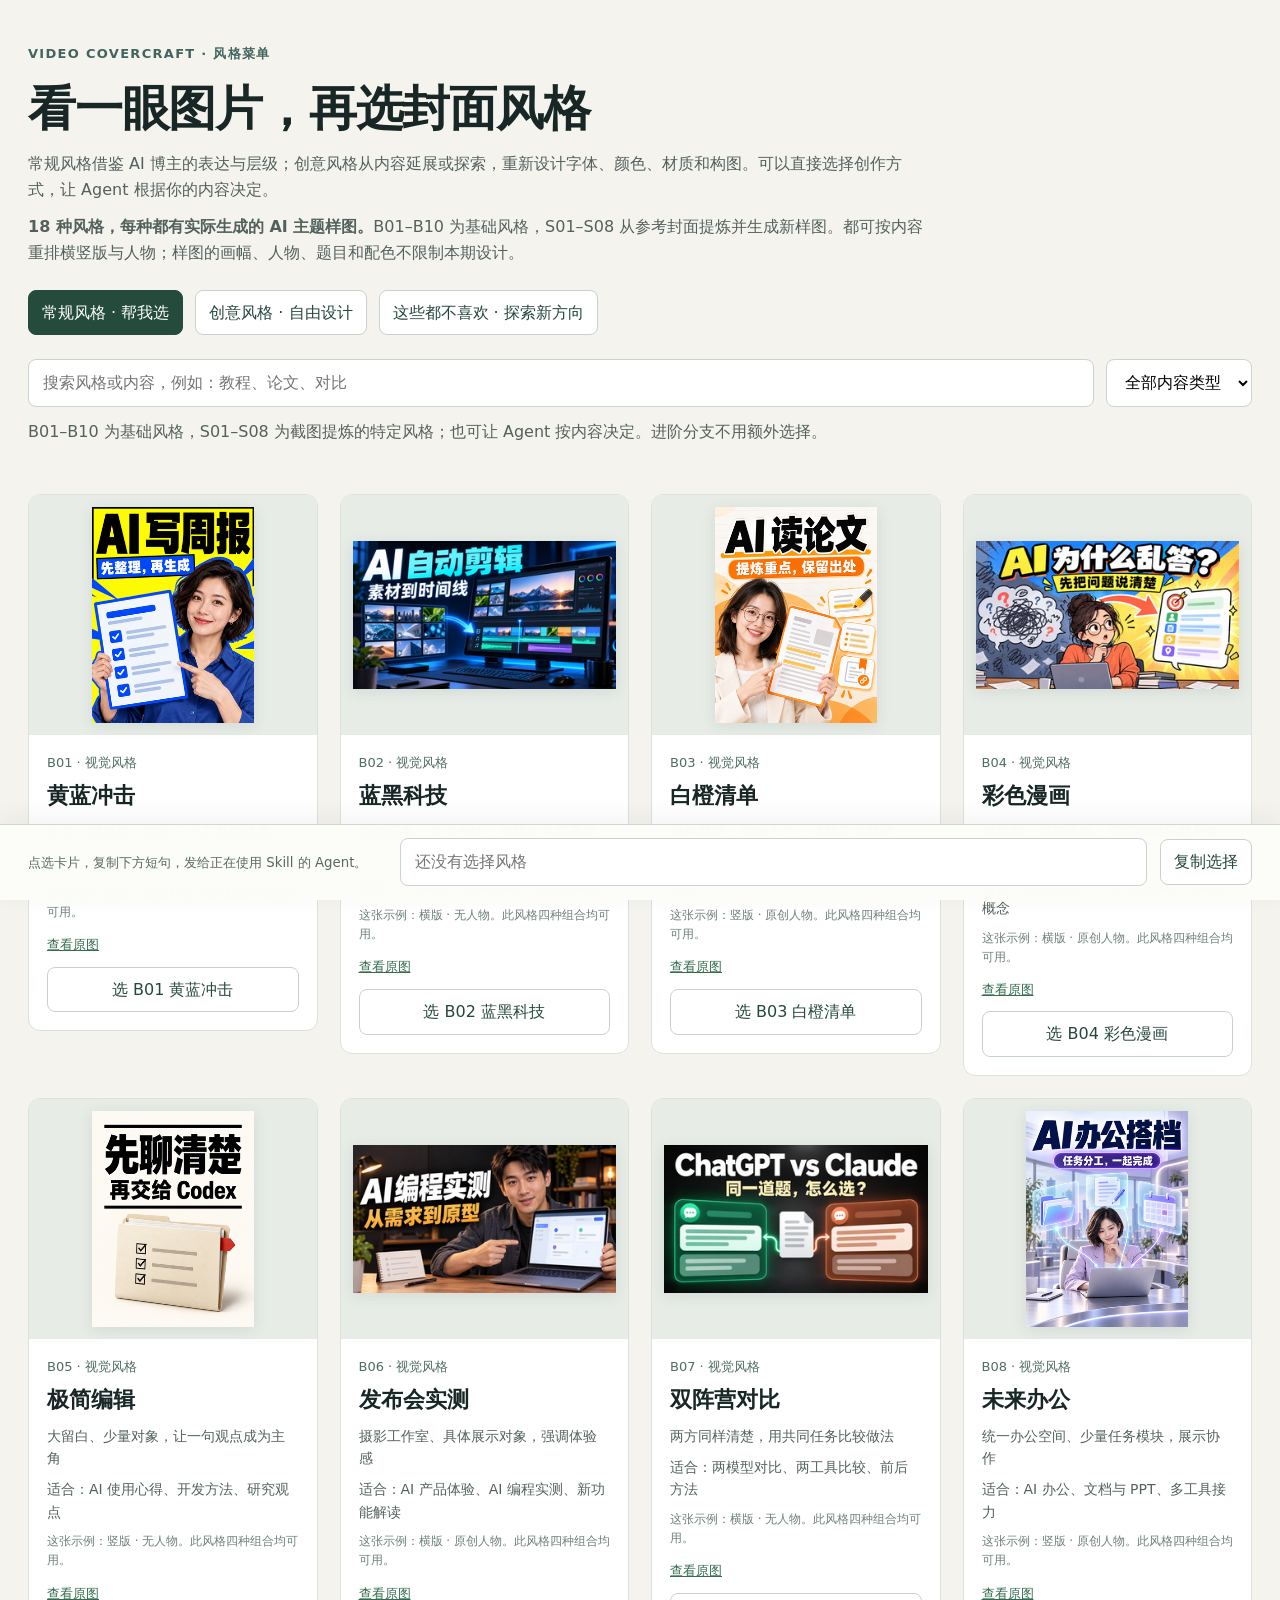
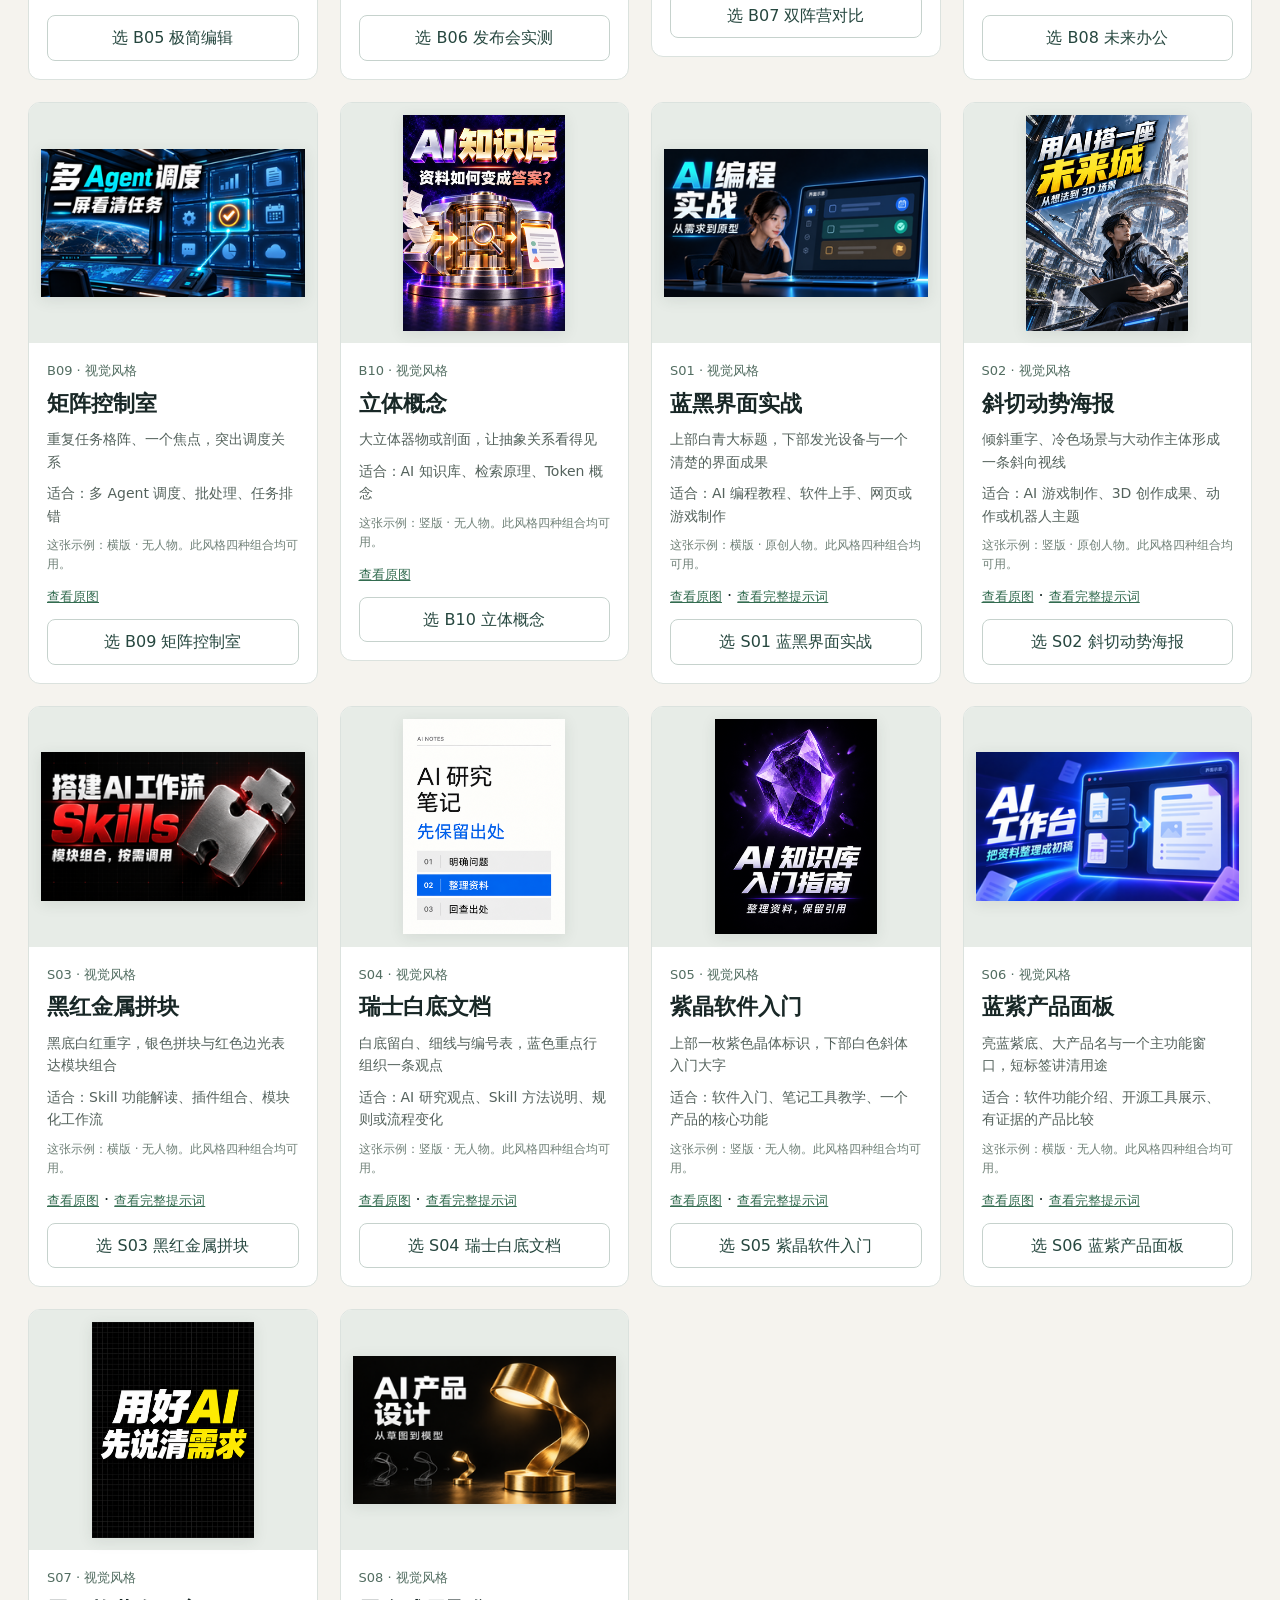
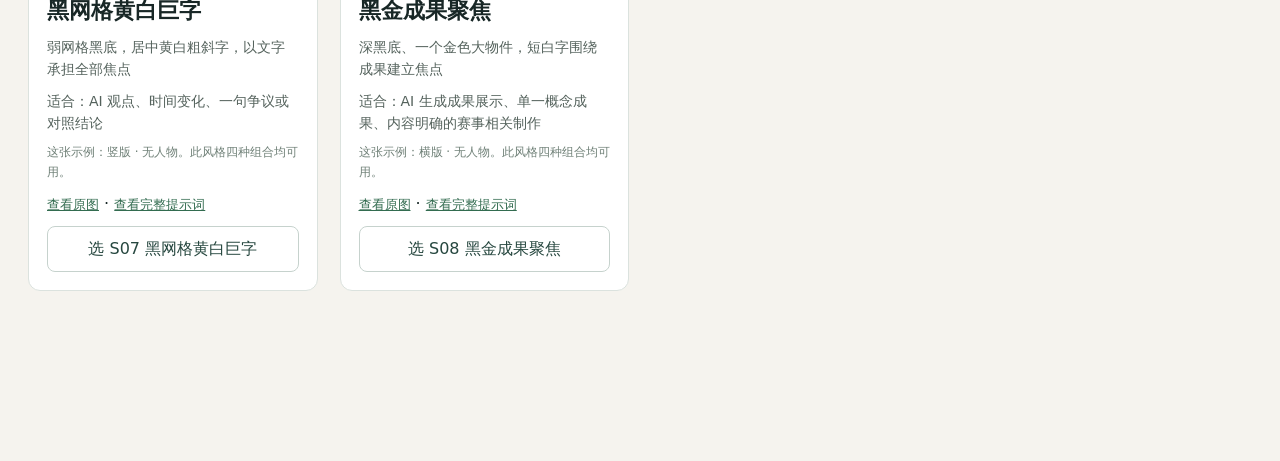
<file: video-cover-craft/style-picker.html>
<!doctype html>
<html lang="zh-CN">
<meta charset="utf-8">
<meta name="viewport" content="width=device-width,initial-scale=1">
<title>Video CoverCraft · 看图选风格</title>
<style>
*{box-sizing:border-box}body{margin:0;background:#f5f3ee;color:#182726;font:16px/1.6 system-ui,-apple-system,sans-serif}header,main,.choice-inner{max-width:1320px;margin:auto;padding:28px}header{padding-top:40px}.brand{font-size:13px;font-weight:700;letter-spacing:.1em;color:#42645f}h1{font-size:clamp(30px,4vw,48px);line-height:1.2;letter-spacing:-.025em;margin:14px 0}header p{max-width:900px;color:#53615e;margin:12px 0}.controls{display:flex;flex-wrap:wrap;gap:12px;margin-top:24px}input,select,button{font:inherit}input,select{background:white;border:1px solid #c9d4d0;padding:10px 14px;border-radius:8px}input{flex:1;min-width:200px}button{cursor:pointer;border:1px solid #c6d2cd;border-radius:8px;padding:9px 13px;background:white;color:#26473f}button:hover{background:#eaf2ed}button:focus-visible,a:focus-visible{outline:3px solid #599a84;outline-offset:3px}.automatic{background:#244b3c;color:white;border-color:#244b3c}.automatic:hover{background:#366650}main{display:grid;grid-template-columns:repeat(auto-fill,minmax(280px,1fr));gap:22px;padding-top:10px;padding-bottom:170px}.card{align-self:start;background:white;border:1px solid #dbe2de;border-radius:12px;overflow:hidden;transition:border-color .15s}.card[data-selected=true]{border:3px solid #397958}.preview{display:flex;align-items:center;justify-content:center;height:240px;background:#e7ece7;padding:12px}.preview img{display:block;max-height:100%;max-width:100%;width:auto;height:auto;object-fit:contain;box-shadow:0 3px 14px #24362d1a}.content{padding:18px}.eyebrow{display:flex;align-items:center;justify-content:space-between;color:#526d61;font-size:13px}.badge{background:#e9f4e8;color:#2b653f;padding:2px 8px;border-radius:20px;font-size:12px}h2{font-size:22px;line-height:1.4;margin:7px 0}.content p{margin:9px 0;color:#54625c;font-size:14px}.sample{font-size:12px!important;color:#708178!important}.content button{width:100%;margin-top:10px}.content a{font-size:13px;color:#336c50}.choice{position:fixed;bottom:0;width:100%;background:#fcfcf8f5;border-top:1px solid #ccd8d0;box-shadow:0 -6px 25px #223b2410;backdrop-filter:blur(12px)}.choice-inner{padding-top:13px;padding-bottom:14px;display:flex;gap:13px;align-items:center;flex-wrap:wrap}.choice small{flex:1;min-width:220px;color:#5a695f}.choice input{flex:2;min-width:240px}.empty{grid-column:1/-1;padding:40px;background:white;border-radius:10px}a{color:#336c50}[hidden]{display:none!important}@media(max-width:600px){header,main,.choice-inner{padding-left:18px;padding-right:18px}main{padding-bottom:245px}.choice button{padding:8px 11px}.choice-inner{gap:8px}} 
.reference-window{display:block;position:relative;overflow:hidden;flex:none}.preview .reference-image{position:absolute;display:block;max-width:none;max-height:none;object-fit:fill;box-shadow:none}
</style>
<header>
<span class="brand">VIDEO COVERCRAFT · 风格菜单</span>
<h1>看一眼图片，再选封面风格</h1>
<p>常规风格借鉴 AI 博主的表达与层级；创意风格从内容延展或探索，重新设计字体、颜色、材质和构图。可以直接选择创作方式，让 Agent 根据你的内容决定。</p>
<p><strong>18 种风格，每种都有实际生成的 AI 主题样图。</strong>B01–B10 为基础风格，S01–S08 从参考封面提炼并生成新样图。都可按内容重排横竖版与人物；样图的画幅、人物、题目和配色不限制本期设计。</p>
<div class="controls"><button class="automatic" id="auto" data-creation-mode="regular" aria-pressed="false">常规风格 · 帮我选</button><button id="creative" data-creation-mode="creative" aria-pressed="false">创意风格 · 自由设计</button><button id="explore">这些都不喜欢 · 探索新方向</button></div>
<div class="controls"><input id="search" type="search" placeholder="搜索风格或内容，例如：教程、论文、对比" aria-label="搜索风格或内容"><select id="tag" aria-label="按视频内容浏览"><option value="all">全部内容类型</option><option>资讯</option><option>教程</option><option>办公</option><option>对比</option><option>观点</option><option>Agent</option><option>原理</option></select></div>
<p id="context">B01–B10 为基础风格，S01–S08 为截图提炼的特定风格；也可让 Agent 按内容决定。进阶分支不用额外选择。</p>
</header>
<main id="cards"><article class="card" data-id="B01" data-search="B01 黄蓝冲击 大字、强色块，突出一个工具或成果 AI 工具亮相 AI 办公挑战 资讯 办公" data-tags="资讯|办公" data-selected="false"><a class="preview" href="assets/style-examples/01-b01-ai-weekly.png" title="查看原图"><img src="assets/style-examples/thumbs/01-b01-ai-weekly.png" alt="B01 黄蓝冲击 · AI 写周报"></a><div class="content"><div class="eyebrow"><span>B01 · 视觉风格</span></div><h2>黄蓝冲击</h2><p>大字、强色块，突出一个工具或成果</p><p>适合：AI 工具亮相、AI 办公挑战</p><p class="sample">这张示例：竖版 · 原创人物。此风格四种组合均可用。</p><a href="assets/style-examples/01-b01-ai-weekly.png">查看原图</a><button type="button" data-choose="B01" data-name="黄蓝冲击">选 B01 黄蓝冲击</button></div></article><article class="card" data-id="B02" data-search="B02 蓝黑科技 深色设备、重点光线，把操作关系画清楚 AI 编程 自动剪辑 自动化教程 教程 Agent" data-tags="教程|Agent" data-selected="false"><a class="preview" href="assets/style-examples/02-b02-ai-editing.png" title="查看原图"><img src="assets/style-examples/thumbs/02-b02-ai-editing.png" alt="B02 蓝黑科技 · AI 自动剪辑"></a><div class="content"><div class="eyebrow"><span>B02 · 视觉风格</span></div><h2>蓝黑科技</h2><p>深色设备、重点光线，把操作关系画清楚</p><p>适合：AI 编程、自动剪辑、自动化教程</p><p class="sample">这张示例：横版 · 无人物。此风格四种组合均可用。</p><a href="assets/style-examples/02-b02-ai-editing.png">查看原图</a><button type="button" data-choose="B02" data-name="蓝黑科技">选 B02 蓝黑科技</button></div></article><article class="card" data-id="B03" data-search="B03 白橙清单 浅色背景、功能卡片，清楚又容易读 Skill 功能列表 AI 读论文 步骤说明 办公 教程" data-tags="办公|教程" data-selected="false"><a class="preview" href="assets/style-examples/03-b03-ai-paper.png" title="查看原图"><img src="assets/style-examples/thumbs/03-b03-ai-paper.png" alt="B03 白橙清单 · AI 读论文"></a><div class="content"><div class="eyebrow"><span>B03 · 视觉风格</span></div><h2>白橙清单</h2><p>浅色背景、功能卡片，清楚又容易读</p><p>适合：Skill 功能列表、AI 读论文、步骤说明</p><p class="sample">这张示例：竖版 · 原创人物。此风格四种组合均可用。</p><a href="assets/style-examples/03-b03-ai-paper.png">查看原图</a><button type="button" data-choose="B03" data-name="白橙清单">选 B03 白橙清单</button></div></article><article class="card" data-id="B04" data-search="B04 彩色漫画 粗轮廓、漫画比喻，直观解释问题与解法 提示词技巧 AI 使用误区 模型概念 教程 原理" data-tags="教程|原理" data-selected="false"><a class="preview" href="assets/style-examples/04-b04-ai-prompt.png" title="查看原图"><img src="assets/style-examples/thumbs/04-b04-ai-prompt.png" alt="B04 彩色漫画 · AI 为什么乱答？"></a><div class="content"><div class="eyebrow"><span>B04 · 视觉风格</span></div><h2>彩色漫画</h2><p>粗轮廓、漫画比喻，直观解释问题与解法</p><p>适合：提示词技巧、AI 使用误区、模型概念</p><p class="sample">这张示例：横版 · 原创人物。此风格四种组合均可用。</p><a href="assets/style-examples/04-b04-ai-prompt.png">查看原图</a><button type="button" data-choose="B04" data-name="彩色漫画">选 B04 彩色漫画</button></div></article><article class="card" data-id="B05" data-search="B05 极简编辑 大留白、少量对象，让一句观点成为主角 AI 使用心得 开发方法 研究观点 观点 原理" data-tags="观点|原理" data-selected="false"><a class="preview" href="assets/style-examples/05-b05-ai-handoff.png" title="查看原图"><img src="assets/style-examples/thumbs/05-b05-ai-handoff.png" alt="B05 极简编辑 · 先聊清楚"></a><div class="content"><div class="eyebrow"><span>B05 · 视觉风格</span></div><h2>极简编辑</h2><p>大留白、少量对象，让一句观点成为主角</p><p>适合：AI 使用心得、开发方法、研究观点</p><p class="sample">这张示例：竖版 · 无人物。此风格四种组合均可用。</p><a href="assets/style-examples/05-b05-ai-handoff.png">查看原图</a><button type="button" data-choose="B05" data-name="极简编辑">选 B05 极简编辑</button></div></article><article class="card" data-id="B06" data-search="B06 发布会实测 摄影工作室、具体展示对象，强调体验感 AI 产品体验 AI 编程实测 新功能解读 资讯 教程" data-tags="资讯|教程" data-selected="false"><a class="preview" href="assets/style-examples/06-b06-ai-coding.png" title="查看原图"><img src="assets/style-examples/thumbs/06-b06-ai-coding.png" alt="B06 发布会实测 · AI 编程实测"></a><div class="content"><div class="eyebrow"><span>B06 · 视觉风格</span></div><h2>发布会实测</h2><p>摄影工作室、具体展示对象，强调体验感</p><p>适合：AI 产品体验、AI 编程实测、新功能解读</p><p class="sample">这张示例：横版 · 原创人物。此风格四种组合均可用。</p><a href="assets/style-examples/06-b06-ai-coding.png">查看原图</a><button type="button" data-choose="B06" data-name="发布会实测">选 B06 发布会实测</button></div></article><article class="card" data-id="B07" data-search="B07 双阵营对比 两方同样清楚，用共同任务比较做法 两模型对比 两工具比较 前后方法 对比" data-tags="对比" data-selected="false"><a class="preview" href="assets/style-examples/07-b07-ai-models.png" title="查看原图"><img src="assets/style-examples/thumbs/07-b07-ai-models.png" alt="B07 双阵营对比 · ChatGPT vs Claude"></a><div class="content"><div class="eyebrow"><span>B07 · 视觉风格</span></div><h2>双阵营对比</h2><p>两方同样清楚，用共同任务比较做法</p><p>适合：两模型对比、两工具比较、前后方法</p><p class="sample">这张示例：横版 · 无人物。此风格四种组合均可用。</p><a href="assets/style-examples/07-b07-ai-models.png">查看原图</a><button type="button" data-choose="B07" data-name="双阵营对比">选 B07 双阵营对比</button></div></article><article class="card" data-id="B08" data-search="B08 未来办公 统一办公空间、少量任务模块，展示协作 AI 办公 文档与 PPT 多工具接力 办公 Agent" data-tags="办公|Agent" data-selected="false"><a class="preview" href="assets/style-examples/08-b08-ai-office.png" title="查看原图"><img src="assets/style-examples/thumbs/08-b08-ai-office.png" alt="B08 未来办公 · AI 办公搭档"></a><div class="content"><div class="eyebrow"><span>B08 · 视觉风格</span></div><h2>未来办公</h2><p>统一办公空间、少量任务模块，展示协作</p><p>适合：AI 办公、文档与 PPT、多工具接力</p><p class="sample">这张示例：竖版 · 原创人物。此风格四种组合均可用。</p><a href="assets/style-examples/08-b08-ai-office.png">查看原图</a><button type="button" data-choose="B08" data-name="未来办公">选 B08 未来办公</button></div></article><article class="card" data-id="B09" data-search="B09 矩阵控制室 重复任务格阵、一个焦点，突出调度关系 多 Agent 调度 批处理 任务排错 Agent 教程" data-tags="Agent|教程" data-selected="false"><a class="preview" href="assets/style-examples/09-b09-ai-agents.png" title="查看原图"><img src="assets/style-examples/thumbs/09-b09-ai-agents.png" alt="B09 矩阵控制室 · 多 Agent 调度"></a><div class="content"><div class="eyebrow"><span>B09 · 视觉风格</span></div><h2>矩阵控制室</h2><p>重复任务格阵、一个焦点，突出调度关系</p><p>适合：多 Agent 调度、批处理、任务排错</p><p class="sample">这张示例：横版 · 无人物。此风格四种组合均可用。</p><a href="assets/style-examples/09-b09-ai-agents.png">查看原图</a><button type="button" data-choose="B09" data-name="矩阵控制室">选 B09 矩阵控制室</button></div></article><article class="card" data-id="B10" data-search="B10 立体概念 大立体器物或剖面，让抽象关系看得见 AI 知识库 检索原理 Token 概念 原理" data-tags="原理" data-selected="false"><a class="preview" href="assets/style-examples/10-b10-ai-knowledge.png" title="查看原图"><img src="assets/style-examples/thumbs/10-b10-ai-knowledge.png" alt="B10 立体概念 · AI 知识库"></a><div class="content"><div class="eyebrow"><span>B10 · 视觉风格</span></div><h2>立体概念</h2><p>大立体器物或剖面，让抽象关系看得见</p><p>适合：AI 知识库、检索原理、Token 概念</p><p class="sample">这张示例：竖版 · 无人物。此风格四种组合均可用。</p><a href="assets/style-examples/10-b10-ai-knowledge.png">查看原图</a><button type="button" data-choose="B10" data-name="立体概念">选 B10 立体概念</button></div></article><article class="card" data-id="S01" data-search="S01 蓝黑界面实战 上部白青大标题，下部发光设备与一个清楚的界面成果 AI 编程教程 软件上手 网页或游戏制作 教程 Agent 发光设备教程 蓝黑软件实战" data-tags="教程|Agent" data-selected="false"><a class="preview" href="assets/style-examples/11-s01-ai-coding.png" title="查看原图"><img src="assets/style-examples/thumbs/11-s01-ai-coding.png" alt="S01 蓝黑界面实战 · AI 编程实战"></a><div class="content"><div class="eyebrow"><span>S01 · 视觉风格</span></div><h2>蓝黑界面实战</h2><p>上部白青大标题，下部发光设备与一个清楚的界面成果</p><p>适合：AI 编程教程、软件上手、网页或游戏制作</p><p class="sample">这张示例：横版 · 原创人物。此风格四种组合均可用。</p><a href="assets/style-examples/11-s01-ai-coding.png">查看原图</a> · <a href="assets/style-examples/prompts/11-s01-ai-coding-portable.txt">查看完整提示词</a><button type="button" data-choose="S01" data-name="蓝黑界面实战">选 S01 蓝黑界面实战</button></div></article><article class="card" data-id="S02" data-search="S02 斜切动势海报 倾斜重字、冷色场景与大动作主体形成一条斜向视线 AI 游戏制作 3D 创作成果 动作或机器人主题 教程 资讯 动势机甲海报 斜向成果海报" data-tags="教程|资讯" data-selected="false"><a class="preview" href="assets/style-examples/12-s02-ai-city.png" title="查看原图"><img src="assets/style-examples/thumbs/12-s02-ai-city.png" alt="S02 斜切动势海报 · 用 AI 搭一座未来城"></a><div class="content"><div class="eyebrow"><span>S02 · 视觉风格</span></div><h2>斜切动势海报</h2><p>倾斜重字、冷色场景与大动作主体形成一条斜向视线</p><p>适合：AI 游戏制作、3D 创作成果、动作或机器人主题</p><p class="sample">这张示例：竖版 · 原创人物。此风格四种组合均可用。</p><a href="assets/style-examples/12-s02-ai-city.png">查看原图</a> · <a href="assets/style-examples/prompts/12-s02-ai-city-portable.txt">查看完整提示词</a><button type="button" data-choose="S02" data-name="斜切动势海报">选 S02 斜切动势海报</button></div></article><article class="card" data-id="S03" data-search="S03 黑红金属拼块 黑底白红重字，银色拼块与红色边光表达模块组合 Skill 功能解读 插件组合 模块化工作流 教程 Agent 原理 金属拼图技能封面 黑红模块海报" data-tags="教程|Agent|原理" data-selected="false"><a class="preview" href="assets/style-examples/13-s03-ai-skills.png" title="查看原图"><img src="assets/style-examples/thumbs/13-s03-ai-skills.png" alt="S03 黑红金属拼块 · 搭建 AI 工作流"></a><div class="content"><div class="eyebrow"><span>S03 · 视觉风格</span></div><h2>黑红金属拼块</h2><p>黑底白红重字，银色拼块与红色边光表达模块组合</p><p>适合：Skill 功能解读、插件组合、模块化工作流</p><p class="sample">这张示例：横版 · 无人物。此风格四种组合均可用。</p><a href="assets/style-examples/13-s03-ai-skills.png">查看原图</a> · <a href="assets/style-examples/prompts/13-s03-ai-skills-portable.txt">查看完整提示词</a><button type="button" data-choose="S03" data-name="黑红金属拼块">选 S03 黑红金属拼块</button></div></article><article class="card" data-id="S04" data-search="S04 瑞士白底文档 白底留白、细线与编号表，蓝色重点行组织一条观点 AI 研究观点 Skill 方法说明 规则或流程变化 观点 原理 教程 白底蓝条文档 Swiss 文档封面" data-tags="观点|原理|教程" data-selected="false"><a class="preview" href="assets/style-examples/14-s04-ai-research.png" title="查看原图"><img src="assets/style-examples/thumbs/14-s04-ai-research.png" alt="S04 瑞士白底文档 · AI 研究笔记"></a><div class="content"><div class="eyebrow"><span>S04 · 视觉风格</span></div><h2>瑞士白底文档</h2><p>白底留白、细线与编号表，蓝色重点行组织一条观点</p><p>适合：AI 研究观点、Skill 方法说明、规则或流程变化</p><p class="sample">这张示例：竖版 · 无人物。此风格四种组合均可用。</p><a href="assets/style-examples/14-s04-ai-research.png">查看原图</a> · <a href="assets/style-examples/prompts/14-s04-ai-research-portable.txt">查看完整提示词</a><button type="button" data-choose="S04" data-name="瑞士白底文档">选 S04 瑞士白底文档</button></div></article><article class="card" data-id="S05" data-search="S05 紫晶软件入门 上部一枚紫色晶体标识，下部白色斜体入门大字 软件入门 笔记工具教学 一个产品的核心功能 教程 办公 紫色晶体图标 黑紫入门指南" data-tags="教程|办公" data-selected="false"><a class="preview" href="assets/style-examples/15-s05-ai-knowledge.png" title="查看原图"><img src="assets/style-examples/thumbs/15-s05-ai-knowledge.png" alt="S05 紫晶软件入门 · AI 知识库入门指南"></a><div class="content"><div class="eyebrow"><span>S05 · 视觉风格</span></div><h2>紫晶软件入门</h2><p>上部一枚紫色晶体标识，下部白色斜体入门大字</p><p>适合：软件入门、笔记工具教学、一个产品的核心功能</p><p class="sample">这张示例：竖版 · 无人物。此风格四种组合均可用。</p><a href="assets/style-examples/15-s05-ai-knowledge.png">查看原图</a> · <a href="assets/style-examples/prompts/15-s05-ai-knowledge-portable.txt">查看完整提示词</a><button type="button" data-choose="S05" data-name="紫晶软件入门">选 S05 紫晶软件入门</button></div></article><article class="card" data-id="S06" data-search="S06 蓝紫产品面板 亮蓝紫底、大产品名与一个主功能窗口，短标签讲清用途 软件功能介绍 开源工具展示 有证据的产品比较 教程 资讯 对比 软件功能卡海报 蓝紫工具发布卡" data-tags="教程|资讯|对比" data-selected="false"><a class="preview" href="assets/style-examples/16-s06-ai-workbench.png" title="查看原图"><img src="assets/style-examples/thumbs/16-s06-ai-workbench.png" alt="S06 蓝紫产品面板 · AI 工作台"></a><div class="content"><div class="eyebrow"><span>S06 · 视觉风格</span></div><h2>蓝紫产品面板</h2><p>亮蓝紫底、大产品名与一个主功能窗口，短标签讲清用途</p><p>适合：软件功能介绍、开源工具展示、有证据的产品比较</p><p class="sample">这张示例：横版 · 无人物。此风格四种组合均可用。</p><a href="assets/style-examples/16-s06-ai-workbench.png">查看原图</a> · <a href="assets/style-examples/prompts/16-s06-ai-workbench-portable.txt">查看完整提示词</a><button type="button" data-choose="S06" data-name="蓝紫产品面板">选 S06 蓝紫产品面板</button></div></article><article class="card" data-id="S07" data-search="S07 黑网格黄白巨字 弱网格黑底，居中黄白粗斜字，以文字承担全部焦点 AI 观点 时间变化 一句争议或对照结论 观点 对比 资讯 黑底黄白大字 网格纯文字" data-tags="观点|对比|资讯" data-selected="false"><a class="preview" href="assets/style-examples/17-s07-ai-brief.png" title="查看原图"><img src="assets/style-examples/thumbs/17-s07-ai-brief.png" alt="S07 黑网格黄白巨字 · 用好 AI 先说清需求"></a><div class="content"><div class="eyebrow"><span>S07 · 视觉风格</span></div><h2>黑网格黄白巨字</h2><p>弱网格黑底，居中黄白粗斜字，以文字承担全部焦点</p><p>适合：AI 观点、时间变化、一句争议或对照结论</p><p class="sample">这张示例：竖版 · 无人物。此风格四种组合均可用。</p><a href="assets/style-examples/17-s07-ai-brief.png">查看原图</a> · <a href="assets/style-examples/prompts/17-s07-ai-brief-portable.txt">查看完整提示词</a><button type="button" data-choose="S07" data-name="黑网格黄白巨字">选 S07 黑网格黄白巨字</button></div></article><article class="card" data-id="S08" data-search="S08 黑金成果聚焦 深黑底、一个金色大物件，短白字围绕成果建立焦点 AI 生成成果展示 单一概念成果 内容明确的赛事相关制作 资讯 原理 黑金单物海报 金色成果主视觉" data-tags="资讯|原理" data-selected="false"><a class="preview" href="assets/style-examples/18-s08-ai-product.png" title="查看原图"><img src="assets/style-examples/thumbs/18-s08-ai-product.png" alt="S08 黑金成果聚焦 · AI 产品设计"></a><div class="content"><div class="eyebrow"><span>S08 · 视觉风格</span></div><h2>黑金成果聚焦</h2><p>深黑底、一个金色大物件，短白字围绕成果建立焦点</p><p>适合：AI 生成成果展示、单一概念成果、内容明确的赛事相关制作</p><p class="sample">这张示例：横版 · 无人物。此风格四种组合均可用。</p><a href="assets/style-examples/18-s08-ai-product.png">查看原图</a> · <a href="assets/style-examples/prompts/18-s08-ai-product-portable.txt">查看完整提示词</a><button type="button" data-choose="S08" data-name="黑金成果聚焦">选 S08 黑金成果聚焦</button></div></article><p class="empty" id="empty" hidden>没有匹配的风格。试试其他关键词，或选择创意探索。</p></main>
<div class="choice"><div class="choice-inner"><small id="status" aria-live="polite">点选卡片，复制下方短句，发给正在使用 Skill 的 Agent。</small><input id="selection" aria-label="发给 Agent 的选择" readonly placeholder="还没有选择风格"><button id="copy">复制选择</button></div></div>
<noscript><p style="padding:24px">此浏览器未启用交互。图片与名称仍可查看，直接把 B/S 编号或“创意风格”“全部不喜欢，探索新方向”告诉 Agent 即可。</p></noscript>
<script>
const cards=Array.from(document.querySelectorAll('.card'));
const search=document.querySelector('#search'),tag=document.querySelector('#tag'),selection=document.querySelector('#selection'),status=document.querySelector('#status');
function filter(){const q=search.value.trim().toLowerCase();let shown=0;cards.forEach(c=>{c.hidden=!(c.dataset.search.toLowerCase().includes(q)&&(tag.value==='all'||c.dataset.tags.split('|').includes(tag.value)));if(!c.hidden)shown++});document.querySelector('#empty').hidden=shown!==0}
function choose(id,name,mode='regular',explore=false){
  cards.forEach(c=>c.dataset.selected=String(c.dataset.id===id));
  document.querySelector('#auto').setAttribute('aria-pressed',String(mode==='regular'));
  document.querySelector('#creative').setAttribute('aria-pressed',String(mode==='creative'));
  if(explore){selection.value='这些风格我全部不喜欢。请用创意探索，从我的内容重新设计一个方向，避开本轮已否定的特征。沿用已确定的文案、画幅、人物和必要素材；方案数量与交付方式按我的要求。';status.textContent='已选择新方向探索。复制给 Agent，继续沿用已确定的设置。'}
  else if(mode==='creative'){selection.value='请用创意风格，按我的内容选择延展或探索，重新设计构图或主视觉，不锁定旧样图的字体、颜色与材质。保留我明确指定的文案和素材；画幅、人物、方案数量与交付方式按我的要求。';status.textContent='已选创意风格。Agent 会按内容设计，不要求你选择子模式。'}
  else{selection.value=id?`请用常规风格，我选 ${id} ${name}。只保留我明确要求的参考特征；画幅、人物、方案数量与交付方式按我的要求。`:'请用常规风格，由你根据我的内容选择表达方式，字体、颜色和材质可以变化。画幅、人物、方案数量与交付方式按我的要求。';status.textContent=id?`已选 ${id} ${name}。复制给 Agent；不用填写分支编号。`:'已选常规风格，由 Agent 按内容决定。'}
}
search.addEventListener('input',filter);tag.addEventListener('change',filter);
document.querySelectorAll('[data-choose]').forEach(b=>b.addEventListener('click',()=>choose(b.dataset.choose,b.dataset.name)));
document.querySelector('#auto').addEventListener('click',()=>choose(null,null));
document.querySelector('#creative').addEventListener('click',()=>choose(null,null,'creative'));
document.querySelector('#explore').addEventListener('click',()=>choose(null,null,'creative',true));
document.querySelector('#copy').addEventListener('click',async()=>{if(!selection.value){status.textContent='先选一种风格，或点“让 Agent 帮我选”。';return}try{await navigator.clipboard.writeText(selection.value);status.textContent='已复制。回到 Agent 聊天粘贴这句话。'}catch{selection.focus();selection.select();status.textContent='此浏览器无法自动复制。文字已选中，请手动复制后发给 Agent。'}});
</script>
</html>
</file>
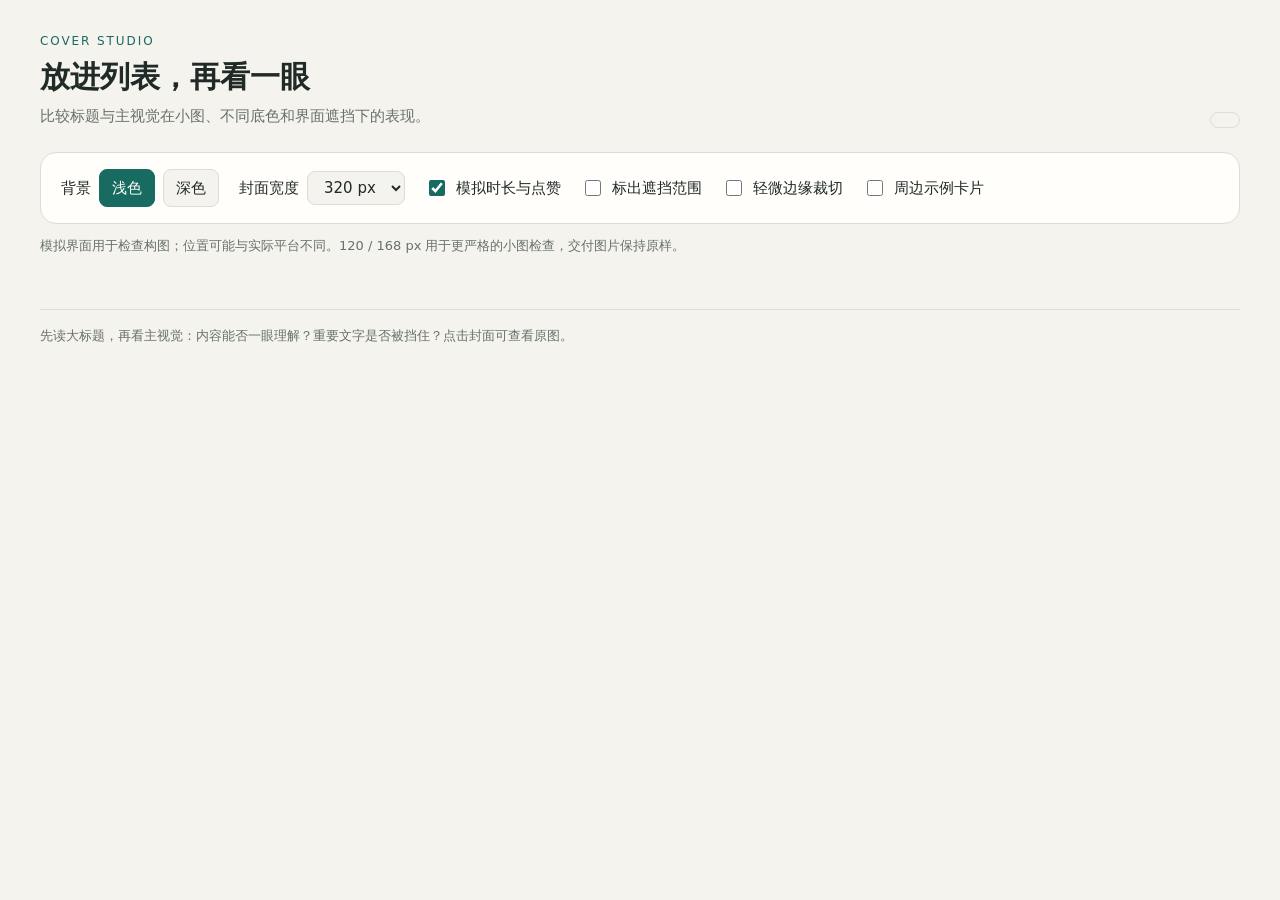
<file: cover-craft/assets/feed-preview.html>
<!doctype html>
<html lang="zh-CN">
<head>
<meta charset="utf-8">
<meta name="viewport" content="width=device-width,initial-scale=1">
<title>封面浏览预览 · CoverCraft</title>
<style>
:root{color-scheme:light;--page:#f5f3ed;--surface:#fffefa;--ink:#202a27;--muted:#67716b;--border:#dcded5;--accent:#186b61;--card-width:320px}
*{box-sizing:border-box}body{margin:0;padding:32px;font:15px/1.6 system-ui,-apple-system,"PingFang SC",sans-serif;color:var(--ink);background:var(--page)}
body.dark{color-scheme:dark;--page:#141a18;--surface:#202824;--ink:#f1f3eb;--muted:#afb9b1;--border:#3a453e;--accent:#83d7c2}
header,.controls,.legend,.summary{max-width:1200px;margin:auto}header{display:flex;align-items:flex-end;justify-content:space-between;gap:24px;margin-bottom:24px}.eyebrow{font-size:12px;letter-spacing:.16em;color:var(--accent);margin:0 0 6px}h1{font-size:30px;line-height:1.3;margin:0 0 8px}header p{margin:0;color:var(--muted)}.pill{white-space:nowrap;border:1px solid var(--border);border-radius:24px;padding:7px 14px;font-size:13px}
.controls{display:flex;gap:12px 20px;align-items:center;flex-wrap:wrap;background:var(--surface);padding:16px 20px;border:1px solid var(--border);border-radius:16px}.control{display:flex;align-items:center;gap:8px}.control label{white-space:nowrap}button,select{font:inherit;border:1px solid var(--border);background:var(--page);color:var(--ink);padding:6px 12px;border-radius:8px;cursor:pointer}button[aria-pressed="true"]{background:var(--accent);color:var(--surface);border-color:var(--accent)}input{accent-color:var(--accent);width:16px;height:16px}button:focus-visible,select:focus-visible,input:focus-visible{outline:3px solid #e9a061;outline-offset:3px}
.legend{color:var(--muted);font-size:13px;margin:12px auto 24px}.feed{display:flex;justify-content:center;align-items:flex-start;flex-wrap:wrap;gap:20px;max-width:1600px;margin:auto}.card{width:min(var(--card-width),100%);flex-shrink:0;background:var(--surface);border:1px solid var(--border);border-radius:14px;overflow:hidden}.candidate{box-shadow:0 8px 24px #0000000a}.card-label{padding:8px 12px;border-bottom:1px solid var(--border);font-weight:650;font-size:13px}.frame{position:relative;overflow:hidden;background:#0b171a;isolation:isolate}.frame img{display:block;width:100%;height:auto}.crop .frame img{transform:scale(1.06)}.badge{position:absolute;z-index:2;bottom:8px;color:white;background:#111c;padding:2px 6px;line-height:1.25;font-size:clamp(10px,calc(var(--card-width) / 24),14px);border-radius:4px;text-shadow:0 1px 3px #000;display:none}.duration{right:8px}.likes{left:8px}.show-overlays .badge{display:block}.zone{position:absolute;z-index:1;bottom:0;height:10%;background:#fcaa414d;outline:1px dashed #ffbf68;display:none}.zone.right{right:0;width:26%}.zone.left{left:0;width:20%}.show-zones .zone{display:block}.meta{padding:11px 12px 12px}.video-title{margin:0;font-size:clamp(11px,calc(var(--card-width) / 22),15px);font-weight:600;line-height:1.5;display:-webkit-box;-webkit-line-clamp:2;-webkit-box-orient:vertical;overflow:hidden;overflow-wrap:anywhere}.caption{font-size:12px;color:var(--muted);margin:7px 0 0}.sample{display:none}.with-context .sample{display:block}.sample .frame{display:flex;align-items:center;justify-content:center;padding:12px;text-align:center;background:linear-gradient(135deg,#e8d9a9,#b6cbc1);color:#24483b}.sample:nth-child(even) .frame{background:linear-gradient(135deg,#bfcde2,#eadcc3);color:#203e55}.sample-art{font-size:clamp(18px,calc(var(--card-width) / 10),32px);font-weight:900;line-height:1.25}.sample-art small{display:block;font-size:11px;font-weight:500;margin-top:12px}.summary{border-top:1px solid var(--border);margin:28px auto 0;padding-top:16px;font-size:13px;color:var(--muted)}a{color:var(--accent);text-underline-offset:3px}
@media(max-width:600px){body{padding:18px}header{align-items:flex-start;flex-direction:column;gap:12px}h1{font-size:25px}.controls{padding:14px;gap:10px 14px}.feed{gap:14px}}
</style>
</head>
<body class="show-overlays">
<header><div><p class="eyebrow">COVER STUDIO</p><h1>放进列表，再看一眼</h1><p>比较标题与主视觉在小图、不同底色和界面遮挡下的表现。</p></div><span class="pill" id="count"></span></header>
<div class="controls" aria-label="预览设置">
<div class="control"><span>背景</span><button id="light" aria-pressed="true">浅色</button><button id="dark" aria-pressed="false">深色</button></div>
<div class="control"><label for="width">封面宽度</label><select id="width"><option value="320">320 px</option><option value="168">168 px</option><option value="120">120 px</option></select></div>
<div class="control"><input id="overlays" type="checkbox" checked><label for="overlays">模拟时长与点赞</label></div>
<div class="control"><input id="zones" type="checkbox"><label for="zones">标出遮挡范围</label></div>
<div class="control"><input id="crop" type="checkbox"><label for="crop">轻微边缘裁切</label></div>
<div class="control"><input id="context" type="checkbox"><label for="context">周边示例卡片</label></div>
</div>
<p class="legend">模拟界面用于检查构图；位置可能与实际平台不同。120 / 168 px 用于更严格的小图检查，交付图片保持原样。</p>
<main class="feed" id="feed" aria-label="封面列表"></main>
<p class="summary">先读大标题，再看主视觉：内容能否一眼理解？重要文字是否被挡住？点击封面可查看原图。</p>
<script id="cover-data" type="application/json">__COVER_STUDIO_DATA__</script>
<script>
"use strict";
const data=JSON.parse(document.getElementById("cover-data").textContent);
const feed=document.getElementById("feed");
function node(tag,className,text){const el=document.createElement(tag);if(className)el.className=className;if(text!==undefined)el.textContent=text;return el;}
function makeCard(row){
  const article=node("article","card candidate");article.append(node("div","card-label",row.label));
  const frame=node("div","frame");frame.style.aspectRatio=row.size[0]+" / "+row.size[1];
  const link=node("a");link.href=row.file;link.target="_blank";link.rel="noopener";
  const img=node("img");img.src=row.file;img.alt=row.label;img.width=row.size[0];img.height=row.size[1];link.append(img);frame.append(link);
  for(const side of ["left","right"])frame.append(node("div","zone "+side));
  frame.append(node("span","badge duration","12:34"),node("span","badge likes","♡"));
  const meta=node("div","meta");meta.append(node("p","video-title",data.videoTitle||"视频标题尚未提供"),node("p","caption",row.size[0]+" × "+row.size[1]+" · "+row.label));
  article.append(frame,meta);return article;
}
function makeSample(text,index){
  const article=node("article","card sample");article.append(node("div","card-label","周边示例 "+index));
  const frame=node("div","frame");const first=data.images[0];frame.style.aspectRatio=first.size[0]+" / "+first.size[1];
  const art=node("div","sample-art",text);art.append(node("small",null,"模拟示例卡片"));frame.append(art);
  const meta=node("div","meta");meta.append(node("p","video-title",text+" · 示例视频"),node("p","caption","用于观察列表中的视觉干扰"));article.append(frame,meta);return article;
}
feed.append(makeSample("工具对比",1));for(const row of data.images)feed.append(makeCard(row));feed.append(makeSample("实用教程",2));
document.getElementById("count").textContent=data.images.length+" 张候选";
function setTheme(dark){document.body.classList.toggle("dark",dark);document.getElementById("light").setAttribute("aria-pressed",String(!dark));document.getElementById("dark").setAttribute("aria-pressed",String(dark));}
document.getElementById("light").addEventListener("click",()=>setTheme(false));document.getElementById("dark").addEventListener("click",()=>setTheme(true));
document.getElementById("width").addEventListener("change",e=>document.documentElement.style.setProperty("--card-width",e.target.value+"px"));
for(const item of [["overlays","show-overlays"],["zones","show-zones"],["crop","crop"],["context","with-context"]]){
  document.getElementById(item[0]).addEventListener("change",e=>document.body.classList.toggle(item[1],e.target.checked));
}
</script>
</body></html>
</file>
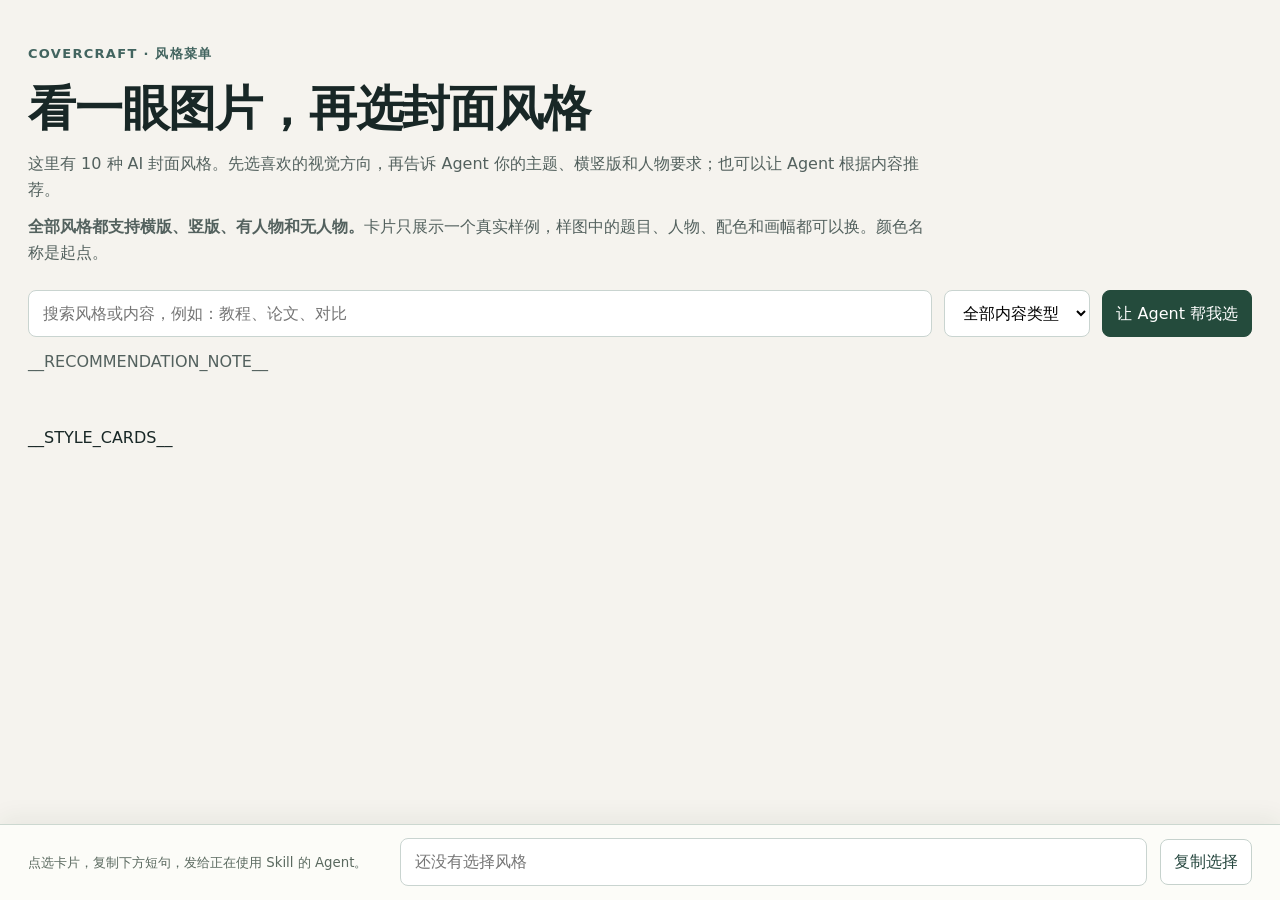
<file: cover-craft/assets/style-picker-template.html>
<!doctype html>
<html lang="zh-CN">
<meta charset="utf-8">
<meta name="viewport" content="width=device-width,initial-scale=1">
<title>CoverCraft · 看图选风格</title>
<style>
*{box-sizing:border-box}body{margin:0;background:#f5f3ee;color:#182726;font:16px/1.6 system-ui,-apple-system,sans-serif}header,main,.choice-inner{max-width:1320px;margin:auto;padding:28px}header{padding-top:40px}.brand{font-size:13px;font-weight:700;letter-spacing:.1em;color:#42645f}h1{font-size:clamp(30px,4vw,48px);line-height:1.2;letter-spacing:-.025em;margin:14px 0}header p{max-width:900px;color:#53615e;margin:12px 0}.controls{display:flex;flex-wrap:wrap;gap:12px;margin-top:24px}input,select,button{font:inherit}input,select{background:white;border:1px solid #c9d4d0;padding:10px 14px;border-radius:8px}input{flex:1;min-width:200px}button{cursor:pointer;border:1px solid #c6d2cd;border-radius:8px;padding:9px 13px;background:white;color:#26473f}button:hover{background:#eaf2ed}button:focus-visible,a:focus-visible{outline:3px solid #599a84;outline-offset:3px}.automatic{background:#244b3c;color:white;border-color:#244b3c}.automatic:hover{background:#366650}main{display:grid;grid-template-columns:repeat(auto-fill,minmax(280px,1fr));gap:22px;padding-top:10px;padding-bottom:170px}.card{align-self:start;background:white;border:1px solid #dbe2de;border-radius:12px;overflow:hidden;transition:border-color .15s}.card[data-selected=true]{border:3px solid #397958}.preview{display:flex;align-items:center;justify-content:center;height:240px;background:#e7ece7;padding:12px}.preview img{display:block;max-height:100%;max-width:100%;width:auto;height:auto;object-fit:contain;box-shadow:0 3px 14px #24362d1a}.content{padding:18px}.eyebrow{display:flex;align-items:center;justify-content:space-between;color:#526d61;font-size:13px}.badge{background:#e9f4e8;color:#2b653f;padding:2px 8px;border-radius:20px;font-size:12px}h2{font-size:22px;line-height:1.4;margin:7px 0}.content p{margin:9px 0;color:#54625c;font-size:14px}.sample{font-size:12px!important;color:#708178!important}.content button{width:100%;margin-top:10px}.content a{font-size:13px;color:#336c50}.choice{position:fixed;bottom:0;width:100%;background:#fcfcf8f5;border-top:1px solid #ccd8d0;box-shadow:0 -6px 25px #223b2410;backdrop-filter:blur(12px)}.choice-inner{padding-top:13px;padding-bottom:14px;display:flex;gap:13px;align-items:center;flex-wrap:wrap}.choice small{flex:1;min-width:220px;color:#5a695f}.choice input{flex:2;min-width:240px}.empty{grid-column:1/-1;padding:40px;background:white;border-radius:10px}a{color:#336c50}[hidden]{display:none!important}@media(max-width:600px){header,main,.choice-inner{padding-left:18px;padding-right:18px}main{padding-bottom:245px}.choice button{padding:8px 11px}.choice-inner{gap:8px}} 
</style>
<header>
<span class="brand">COVERCRAFT · 风格菜单</span>
<h1>看一眼图片，再选封面风格</h1>
<p>这里有 10 种 AI 封面风格。先选喜欢的视觉方向，再告诉 Agent 你的主题、横竖版和人物要求；也可以让 Agent 根据内容推荐。</p>
<p><strong>全部风格都支持横版、竖版、有人物和无人物。</strong>卡片只展示一个真实样例，样图中的题目、人物、配色和画幅都可以换。颜色名称是起点。</p>
<div class="controls"><input id="search" type="search" placeholder="搜索风格或内容，例如：教程、论文、对比" aria-label="搜索风格或内容"><select id="tag" aria-label="按视频内容浏览"><option value="all">全部内容类型</option><option>资讯</option><option>教程</option><option>办公</option><option>对比</option><option>观点</option><option>Agent</option><option>原理</option></select><button class="automatic" id="auto">让 Agent 帮我选</button></div>
<p id="context">__RECOMMENDATION_NOTE__</p>
</header>
<main id="cards">__STYLE_CARDS__<p class="empty" id="empty" hidden>没有匹配的风格。试试其他关键词，或让 Agent 帮你推荐。</p></main>
<div class="choice"><div class="choice-inner"><small id="status" aria-live="polite">点选卡片，复制下方短句，发给正在使用 Skill 的 Agent。</small><input id="selection" aria-label="发给 Agent 的选择" readonly placeholder="还没有选择风格"><button id="copy">复制选择</button></div></div>
<noscript><p style="padding:24px">此浏览器未启用交互。图片与名称仍可查看，直接把 B 编号告诉 Agent 即可。</p></noscript>
<script>
const cards=Array.from(document.querySelectorAll('.card'));
const search=document.querySelector('#search'),tag=document.querySelector('#tag'),selection=document.querySelector('#selection'),status=document.querySelector('#status');
function filter(){const q=search.value.trim().toLowerCase();let shown=0;cards.forEach(c=>{c.hidden=!(c.dataset.search.toLowerCase().includes(q)&&(tag.value==='all'||c.dataset.tags.split('|').includes(tag.value)));if(!c.hidden)shown++});document.querySelector('#empty').hidden=shown!==0}
function choose(id,name){cards.forEach(c=>c.dataset.selected=String(c.dataset.id===id));selection.value=id?`我选 ${id} ${name}。画幅和人物按我的要求。`:'风格由你根据我的内容决定。画幅和人物按我的要求。';status.textContent=id?`已选 ${id} ${name}。把这句话发给 Agent 即可；不用填写分支编号。`:'让 Agent 按视频内容选择风格；画幅和人物仍按你的要求。'}
search.addEventListener('input',filter);tag.addEventListener('change',filter);
document.querySelectorAll('[data-choose]').forEach(b=>b.addEventListener('click',()=>choose(b.dataset.choose,b.dataset.name)));
document.querySelector('#auto').addEventListener('click',()=>choose(null,null));
document.querySelector('#copy').addEventListener('click',async()=>{if(!selection.value){status.textContent='先选一种风格，或点“让 Agent 帮我选”。';return}try{await navigator.clipboard.writeText(selection.value);status.textContent='已复制。回到 Agent 聊天粘贴这句话。'}catch{selection.focus();selection.select();status.textContent='此浏览器无法自动复制。文字已选中，请手动复制后发给 Agent。'}});
</script>
</html>
</file>
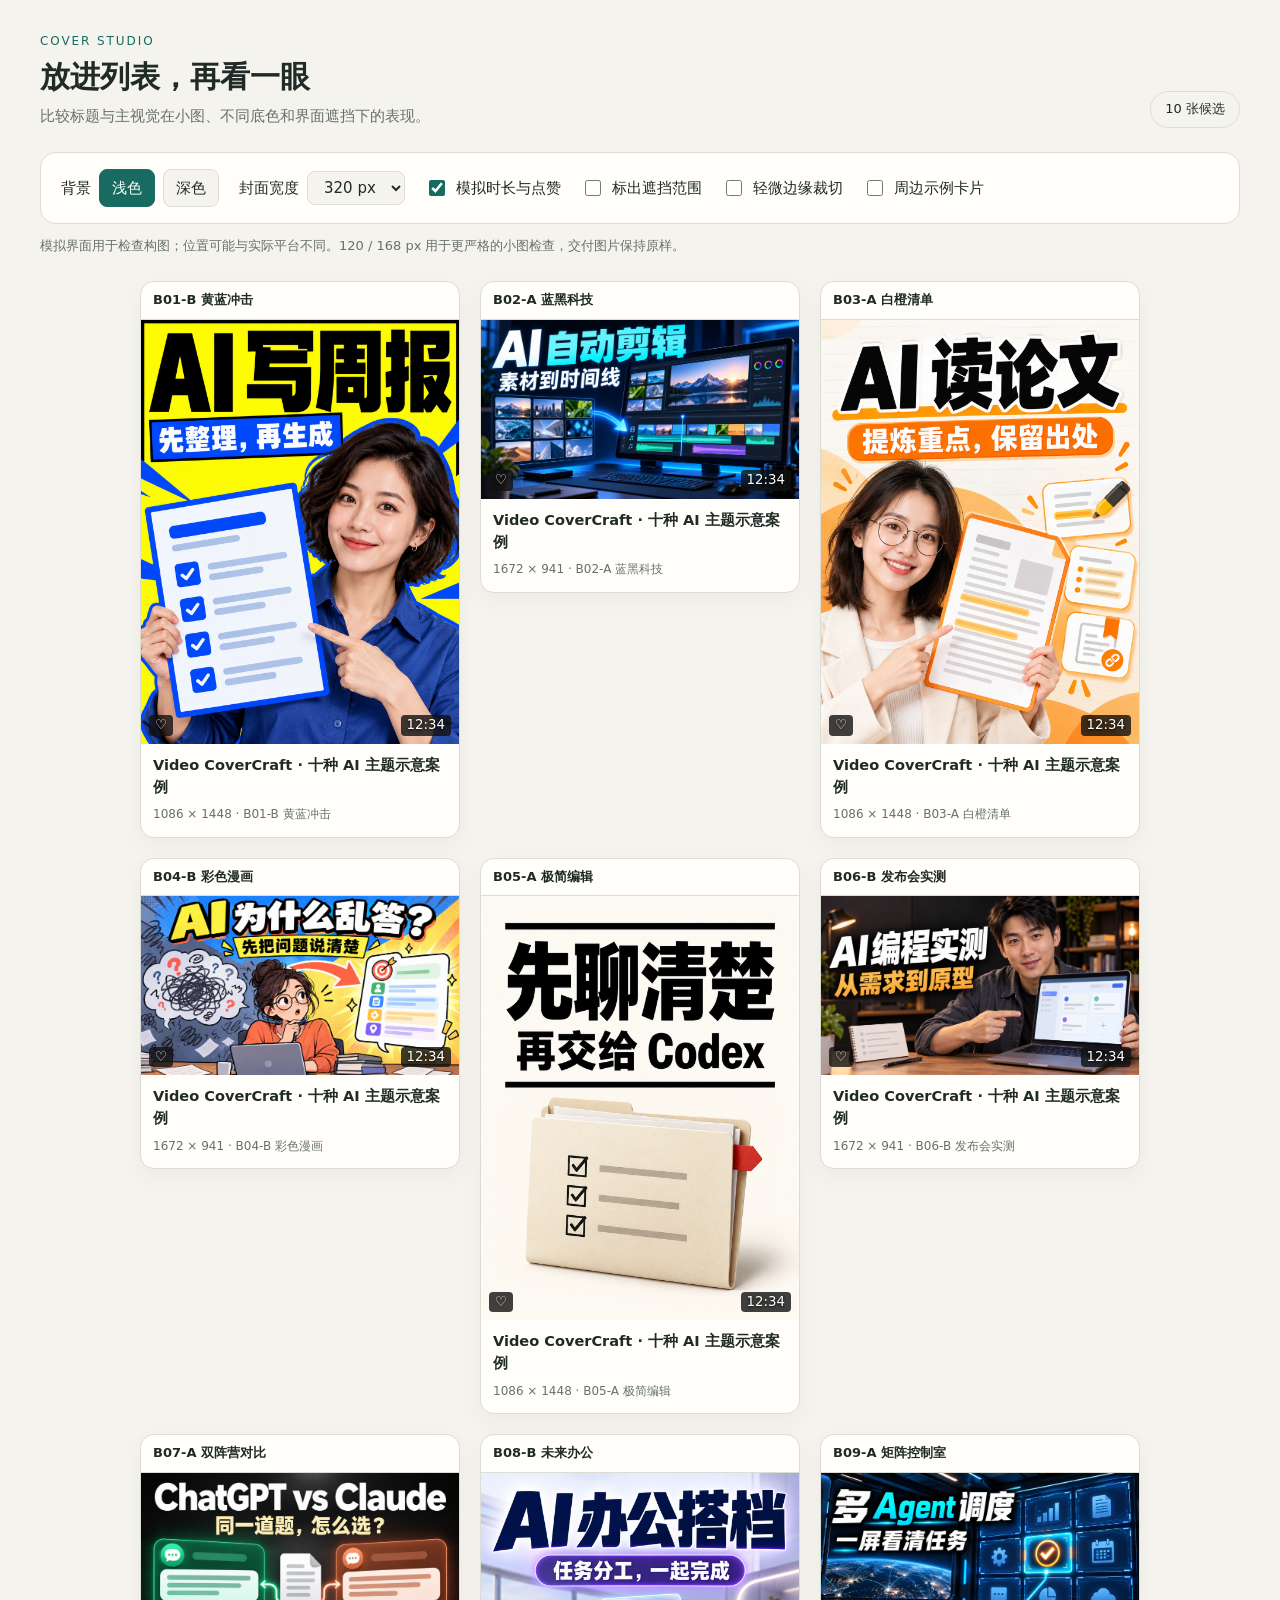
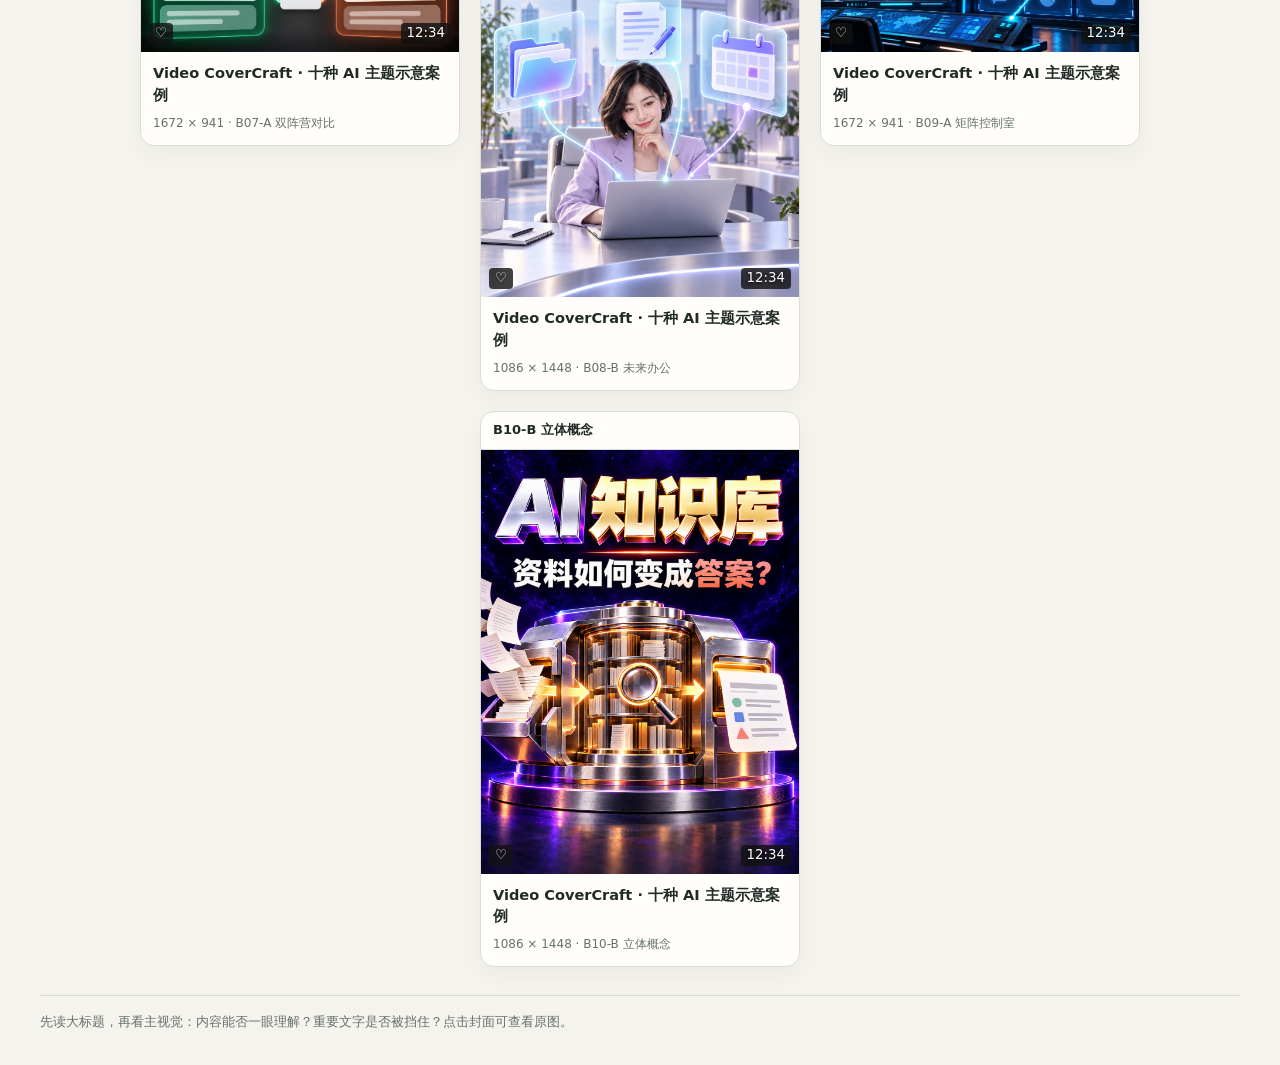
<file: examples/integrated-styles-v3/feed-preview.html>
<!doctype html>
<html lang="zh-CN">
<head>
<meta charset="utf-8">
<meta name="viewport" content="width=device-width,initial-scale=1">
<title>封面浏览预览 · Video CoverCraft</title>
<style>
:root{color-scheme:light;--page:#f5f3ed;--surface:#fffefa;--ink:#202a27;--muted:#67716b;--border:#dcded5;--accent:#186b61;--card-width:320px}
*{box-sizing:border-box}body{margin:0;padding:32px;font:15px/1.6 system-ui,-apple-system,"PingFang SC",sans-serif;color:var(--ink);background:var(--page)}
body.dark{color-scheme:dark;--page:#141a18;--surface:#202824;--ink:#f1f3eb;--muted:#afb9b1;--border:#3a453e;--accent:#83d7c2}
header,.controls,.legend,.summary{max-width:1200px;margin:auto}header{display:flex;align-items:flex-end;justify-content:space-between;gap:24px;margin-bottom:24px}.eyebrow{font-size:12px;letter-spacing:.16em;color:var(--accent);margin:0 0 6px}h1{font-size:30px;line-height:1.3;margin:0 0 8px}header p{margin:0;color:var(--muted)}.pill{white-space:nowrap;border:1px solid var(--border);border-radius:24px;padding:7px 14px;font-size:13px}
.controls{display:flex;gap:12px 20px;align-items:center;flex-wrap:wrap;background:var(--surface);padding:16px 20px;border:1px solid var(--border);border-radius:16px}.control{display:flex;align-items:center;gap:8px}.control label{white-space:nowrap}button,select{font:inherit;border:1px solid var(--border);background:var(--page);color:var(--ink);padding:6px 12px;border-radius:8px;cursor:pointer}button[aria-pressed="true"]{background:var(--accent);color:var(--surface);border-color:var(--accent)}input{accent-color:var(--accent);width:16px;height:16px}button:focus-visible,select:focus-visible,input:focus-visible{outline:3px solid #e9a061;outline-offset:3px}
.legend{color:var(--muted);font-size:13px;margin:12px auto 24px}.feed{display:flex;justify-content:center;align-items:flex-start;flex-wrap:wrap;gap:20px;max-width:1600px;margin:auto}.card{width:min(var(--card-width),100%);flex-shrink:0;background:var(--surface);border:1px solid var(--border);border-radius:14px;overflow:hidden}.candidate{box-shadow:0 8px 24px #0000000a}.card-label{padding:8px 12px;border-bottom:1px solid var(--border);font-weight:650;font-size:13px}.frame{position:relative;overflow:hidden;background:#0b171a;isolation:isolate}.frame img{display:block;width:100%;height:auto}.crop .frame img{transform:scale(1.06)}.badge{position:absolute;z-index:2;bottom:8px;color:white;background:#111c;padding:2px 6px;line-height:1.25;font-size:clamp(10px,calc(var(--card-width) / 24),14px);border-radius:4px;text-shadow:0 1px 3px #000;display:none}.duration{right:8px}.likes{left:8px}.show-overlays .badge{display:block}.zone{position:absolute;z-index:1;bottom:0;height:10%;background:#fcaa414d;outline:1px dashed #ffbf68;display:none}.zone.right{right:0;width:26%}.zone.left{left:0;width:20%}.show-zones .zone{display:block}.meta{padding:11px 12px 12px}.video-title{margin:0;font-size:clamp(11px,calc(var(--card-width) / 22),15px);font-weight:600;line-height:1.5;display:-webkit-box;-webkit-line-clamp:2;-webkit-box-orient:vertical;overflow:hidden;overflow-wrap:anywhere}.caption{font-size:12px;color:var(--muted);margin:7px 0 0}.sample{display:none}.with-context .sample{display:block}.sample .frame{display:flex;align-items:center;justify-content:center;padding:12px;text-align:center;background:linear-gradient(135deg,#e8d9a9,#b6cbc1);color:#24483b}.sample:nth-child(even) .frame{background:linear-gradient(135deg,#bfcde2,#eadcc3);color:#203e55}.sample-art{font-size:clamp(18px,calc(var(--card-width) / 10),32px);font-weight:900;line-height:1.25}.sample-art small{display:block;font-size:11px;font-weight:500;margin-top:12px}.summary{border-top:1px solid var(--border);margin:28px auto 0;padding-top:16px;font-size:13px;color:var(--muted)}a{color:var(--accent);text-underline-offset:3px}
@media(max-width:600px){body{padding:18px}header{align-items:flex-start;flex-direction:column;gap:12px}h1{font-size:25px}.controls{padding:14px;gap:10px 14px}.feed{gap:14px}}
</style>
</head>
<body class="show-overlays">
<header><div><p class="eyebrow">COVER STUDIO</p><h1>放进列表，再看一眼</h1><p>比较标题与主视觉在小图、不同底色和界面遮挡下的表现。</p></div><span class="pill" id="count"></span></header>
<div class="controls" aria-label="预览设置">
<div class="control"><span>背景</span><button id="light" aria-pressed="true">浅色</button><button id="dark" aria-pressed="false">深色</button></div>
<div class="control"><label for="width">封面宽度</label><select id="width"><option value="320">320 px</option><option value="168">168 px</option><option value="120">120 px</option></select></div>
<div class="control"><input id="overlays" type="checkbox" checked><label for="overlays">模拟时长与点赞</label></div>
<div class="control"><input id="zones" type="checkbox"><label for="zones">标出遮挡范围</label></div>
<div class="control"><input id="crop" type="checkbox"><label for="crop">轻微边缘裁切</label></div>
<div class="control"><input id="context" type="checkbox"><label for="context">周边示例卡片</label></div>
</div>
<p class="legend">模拟界面用于检查构图；位置可能与实际平台不同。120 / 168 px 用于更严格的小图检查，交付图片保持原样。</p>
<main class="feed" id="feed" aria-label="封面列表"></main>
<p class="summary">先读大标题，再看主视觉：内容能否一眼理解？重要文字是否被挡住？点击封面可查看原图。</p>
<script id="cover-data" type="application/json">{"videoTitle": "Video CoverCraft · 十种 AI 主题示意案例", "images": [{"file": "../../video-cover-craft/assets/style-examples/01-b01-ai-weekly.png", "label": "B01-B 黄蓝冲击", "size": [1086, 1448]}, {"file": "../../video-cover-craft/assets/style-examples/02-b02-ai-editing.png", "label": "B02-A 蓝黑科技", "size": [1672, 941]}, {"file": "../../video-cover-craft/assets/style-examples/03-b03-ai-paper.png", "label": "B03-A 白橙清单", "size": [1086, 1448]}, {"file": "../../video-cover-craft/assets/style-examples/04-b04-ai-prompt.png", "label": "B04-B 彩色漫画", "size": [1672, 941]}, {"file": "../../video-cover-craft/assets/style-examples/05-b05-ai-handoff.png", "label": "B05-A 极简编辑", "size": [1086, 1448]}, {"file": "../../video-cover-craft/assets/style-examples/06-b06-ai-coding.png", "label": "B06-B 发布会实测", "size": [1672, 941]}, {"file": "../../video-cover-craft/assets/style-examples/07-b07-ai-models.png", "label": "B07-A 双阵营对比", "size": [1672, 941]}, {"file": "../../video-cover-craft/assets/style-examples/08-b08-ai-office.png", "label": "B08-B 未来办公", "size": [1086, 1448]}, {"file": "../../video-cover-craft/assets/style-examples/09-b09-ai-agents.png", "label": "B09-A 矩阵控制室", "size": [1672, 941]}, {"file": "../../video-cover-craft/assets/style-examples/10-b10-ai-knowledge.png", "label": "B10-B 立体概念", "size": [1086, 1448]}]}</script>
<script>
"use strict";
const data=JSON.parse(document.getElementById("cover-data").textContent);
const feed=document.getElementById("feed");
function node(tag,className,text){const el=document.createElement(tag);if(className)el.className=className;if(text!==undefined)el.textContent=text;return el;}
function makeCard(row){
  const article=node("article","card candidate");article.append(node("div","card-label",row.label));
  const frame=node("div","frame");frame.style.aspectRatio=row.size[0]+" / "+row.size[1];
  const link=node("a");link.href=row.file;link.target="_blank";link.rel="noopener";
  const img=node("img");img.src=row.file;img.alt=row.label;img.width=row.size[0];img.height=row.size[1];link.append(img);frame.append(link);
  for(const side of ["left","right"])frame.append(node("div","zone "+side));
  frame.append(node("span","badge duration","12:34"),node("span","badge likes","♡"));
  const meta=node("div","meta");meta.append(node("p","video-title",data.videoTitle||"视频标题尚未提供"),node("p","caption",row.size[0]+" × "+row.size[1]+" · "+row.label));
  article.append(frame,meta);return article;
}
function makeSample(text,index){
  const article=node("article","card sample");article.append(node("div","card-label","周边示例 "+index));
  const frame=node("div","frame");const first=data.images[0];frame.style.aspectRatio=first.size[0]+" / "+first.size[1];
  const art=node("div","sample-art",text);art.append(node("small",null,"模拟示例卡片"));frame.append(art);
  const meta=node("div","meta");meta.append(node("p","video-title",text+" · 示例视频"),node("p","caption","用于观察列表中的视觉干扰"));article.append(frame,meta);return article;
}
feed.append(makeSample("工具对比",1));for(const row of data.images)feed.append(makeCard(row));feed.append(makeSample("实用教程",2));
document.getElementById("count").textContent=data.images.length+" 张候选";
function setTheme(dark){document.body.classList.toggle("dark",dark);document.getElementById("light").setAttribute("aria-pressed",String(!dark));document.getElementById("dark").setAttribute("aria-pressed",String(dark));}
document.getElementById("light").addEventListener("click",()=>setTheme(false));document.getElementById("dark").addEventListener("click",()=>setTheme(true));
document.getElementById("width").addEventListener("change",e=>document.documentElement.style.setProperty("--card-width",e.target.value+"px"));
for(const item of [["overlays","show-overlays"],["zones","show-zones"],["crop","crop"],["context","with-context"]]){
  document.getElementById(item[0]).addEventListener("change",e=>document.body.classList.toggle(item[1],e.target.checked));
}
</script>
</body></html>
</file>
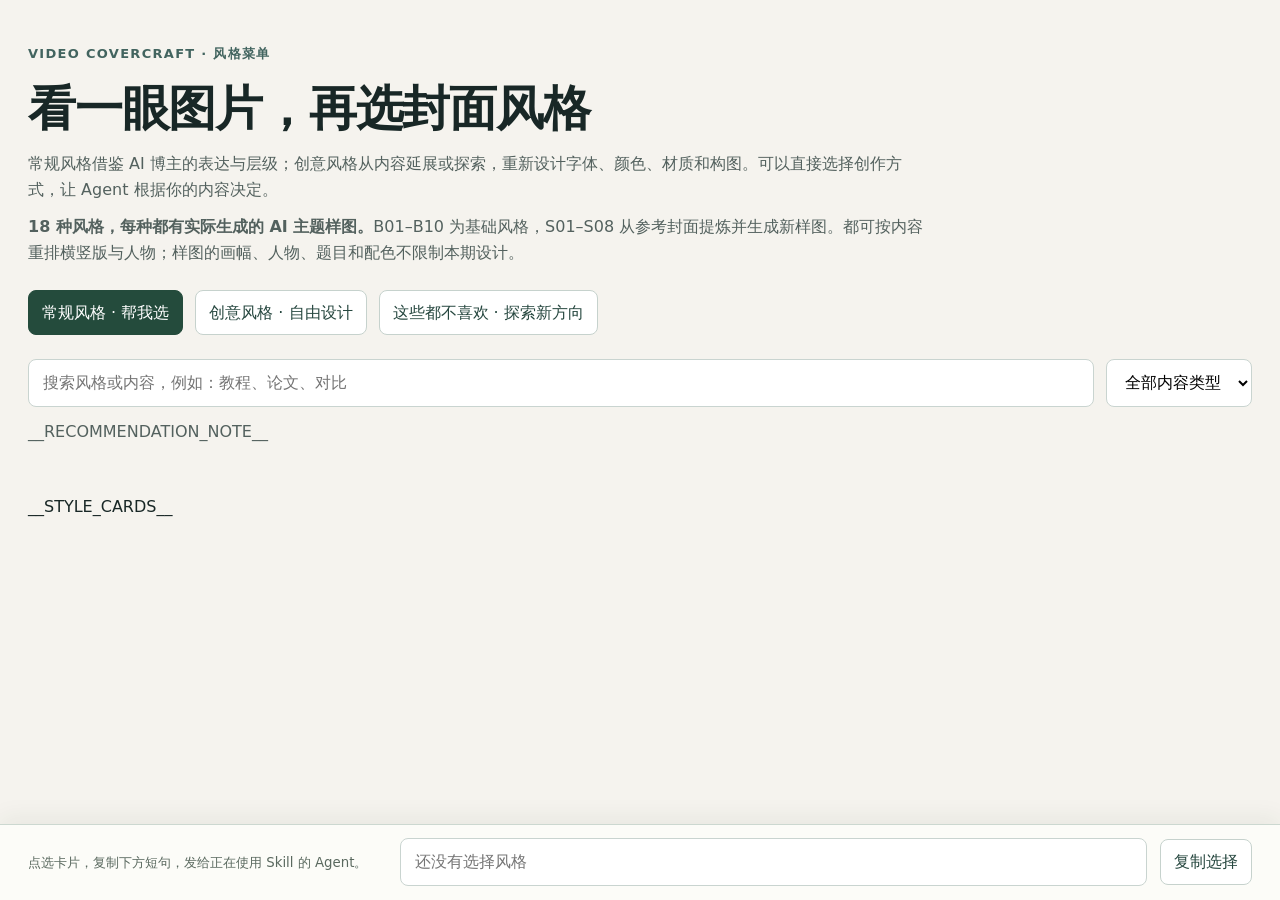
<file: video-cover-craft/assets/style-picker-template.html>
<!doctype html>
<html lang="zh-CN">
<meta charset="utf-8">
<meta name="viewport" content="width=device-width,initial-scale=1">
<title>Video CoverCraft · 看图选风格</title>
<style>
*{box-sizing:border-box}body{margin:0;background:#f5f3ee;color:#182726;font:16px/1.6 system-ui,-apple-system,sans-serif}header,main,.choice-inner{max-width:1320px;margin:auto;padding:28px}header{padding-top:40px}.brand{font-size:13px;font-weight:700;letter-spacing:.1em;color:#42645f}h1{font-size:clamp(30px,4vw,48px);line-height:1.2;letter-spacing:-.025em;margin:14px 0}header p{max-width:900px;color:#53615e;margin:12px 0}.controls{display:flex;flex-wrap:wrap;gap:12px;margin-top:24px}input,select,button{font:inherit}input,select{background:white;border:1px solid #c9d4d0;padding:10px 14px;border-radius:8px}input{flex:1;min-width:200px}button{cursor:pointer;border:1px solid #c6d2cd;border-radius:8px;padding:9px 13px;background:white;color:#26473f}button:hover{background:#eaf2ed}button:focus-visible,a:focus-visible{outline:3px solid #599a84;outline-offset:3px}.automatic{background:#244b3c;color:white;border-color:#244b3c}.automatic:hover{background:#366650}main{display:grid;grid-template-columns:repeat(auto-fill,minmax(280px,1fr));gap:22px;padding-top:10px;padding-bottom:170px}.card{align-self:start;background:white;border:1px solid #dbe2de;border-radius:12px;overflow:hidden;transition:border-color .15s}.card[data-selected=true]{border:3px solid #397958}.preview{display:flex;align-items:center;justify-content:center;height:240px;background:#e7ece7;padding:12px}.preview img{display:block;max-height:100%;max-width:100%;width:auto;height:auto;object-fit:contain;box-shadow:0 3px 14px #24362d1a}.content{padding:18px}.eyebrow{display:flex;align-items:center;justify-content:space-between;color:#526d61;font-size:13px}.badge{background:#e9f4e8;color:#2b653f;padding:2px 8px;border-radius:20px;font-size:12px}h2{font-size:22px;line-height:1.4;margin:7px 0}.content p{margin:9px 0;color:#54625c;font-size:14px}.sample{font-size:12px!important;color:#708178!important}.content button{width:100%;margin-top:10px}.content a{font-size:13px;color:#336c50}.choice{position:fixed;bottom:0;width:100%;background:#fcfcf8f5;border-top:1px solid #ccd8d0;box-shadow:0 -6px 25px #223b2410;backdrop-filter:blur(12px)}.choice-inner{padding-top:13px;padding-bottom:14px;display:flex;gap:13px;align-items:center;flex-wrap:wrap}.choice small{flex:1;min-width:220px;color:#5a695f}.choice input{flex:2;min-width:240px}.empty{grid-column:1/-1;padding:40px;background:white;border-radius:10px}a{color:#336c50}[hidden]{display:none!important}@media(max-width:600px){header,main,.choice-inner{padding-left:18px;padding-right:18px}main{padding-bottom:245px}.choice button{padding:8px 11px}.choice-inner{gap:8px}} 
.reference-window{display:block;position:relative;overflow:hidden;flex:none}.preview .reference-image{position:absolute;display:block;max-width:none;max-height:none;object-fit:fill;box-shadow:none}
</style>
<header>
<span class="brand">VIDEO COVERCRAFT · 风格菜单</span>
<h1>看一眼图片，再选封面风格</h1>
<p>常规风格借鉴 AI 博主的表达与层级；创意风格从内容延展或探索，重新设计字体、颜色、材质和构图。可以直接选择创作方式，让 Agent 根据你的内容决定。</p>
<p><strong>18 种风格，每种都有实际生成的 AI 主题样图。</strong>B01–B10 为基础风格，S01–S08 从参考封面提炼并生成新样图。都可按内容重排横竖版与人物；样图的画幅、人物、题目和配色不限制本期设计。</p>
<div class="controls"><button class="automatic" id="auto" data-creation-mode="regular" aria-pressed="false">常规风格 · 帮我选</button><button id="creative" data-creation-mode="creative" aria-pressed="false">创意风格 · 自由设计</button><button id="explore">这些都不喜欢 · 探索新方向</button></div>
<div class="controls"><input id="search" type="search" placeholder="搜索风格或内容，例如：教程、论文、对比" aria-label="搜索风格或内容"><select id="tag" aria-label="按视频内容浏览"><option value="all">全部内容类型</option><option>资讯</option><option>教程</option><option>办公</option><option>对比</option><option>观点</option><option>Agent</option><option>原理</option></select></div>
<p id="context">__RECOMMENDATION_NOTE__</p>
</header>
<main id="cards">__STYLE_CARDS__<p class="empty" id="empty" hidden>没有匹配的风格。试试其他关键词，或选择创意探索。</p></main>
<div class="choice"><div class="choice-inner"><small id="status" aria-live="polite">点选卡片，复制下方短句，发给正在使用 Skill 的 Agent。</small><input id="selection" aria-label="发给 Agent 的选择" readonly placeholder="还没有选择风格"><button id="copy">复制选择</button></div></div>
<noscript><p style="padding:24px">此浏览器未启用交互。图片与名称仍可查看，直接把 B/S 编号或“创意风格”“全部不喜欢，探索新方向”告诉 Agent 即可。</p></noscript>
<script>
const cards=Array.from(document.querySelectorAll('.card'));
const search=document.querySelector('#search'),tag=document.querySelector('#tag'),selection=document.querySelector('#selection'),status=document.querySelector('#status');
function filter(){const q=search.value.trim().toLowerCase();let shown=0;cards.forEach(c=>{c.hidden=!(c.dataset.search.toLowerCase().includes(q)&&(tag.value==='all'||c.dataset.tags.split('|').includes(tag.value)));if(!c.hidden)shown++});document.querySelector('#empty').hidden=shown!==0}
function choose(id,name,mode='regular',explore=false){
  cards.forEach(c=>c.dataset.selected=String(c.dataset.id===id));
  document.querySelector('#auto').setAttribute('aria-pressed',String(mode==='regular'));
  document.querySelector('#creative').setAttribute('aria-pressed',String(mode==='creative'));
  if(explore){selection.value='这些风格我全部不喜欢。请用创意探索，从我的内容重新设计一个方向，避开本轮已否定的特征。沿用已确定的文案、画幅、人物和必要素材；方案数量与交付方式按我的要求。';status.textContent='已选择新方向探索。复制给 Agent，继续沿用已确定的设置。'}
  else if(mode==='creative'){selection.value='请用创意风格，按我的内容选择延展或探索，重新设计构图或主视觉，不锁定旧样图的字体、颜色与材质。保留我明确指定的文案和素材；画幅、人物、方案数量与交付方式按我的要求。';status.textContent='已选创意风格。Agent 会按内容设计，不要求你选择子模式。'}
  else{selection.value=id?`请用常规风格，我选 ${id} ${name}。只保留我明确要求的参考特征；画幅、人物、方案数量与交付方式按我的要求。`:'请用常规风格，由你根据我的内容选择表达方式，字体、颜色和材质可以变化。画幅、人物、方案数量与交付方式按我的要求。';status.textContent=id?`已选 ${id} ${name}。复制给 Agent；不用填写分支编号。`:'已选常规风格，由 Agent 按内容决定。'}
}
search.addEventListener('input',filter);tag.addEventListener('change',filter);
document.querySelectorAll('[data-choose]').forEach(b=>b.addEventListener('click',()=>choose(b.dataset.choose,b.dataset.name)));
document.querySelector('#auto').addEventListener('click',()=>choose(null,null));
document.querySelector('#creative').addEventListener('click',()=>choose(null,null,'creative'));
document.querySelector('#explore').addEventListener('click',()=>choose(null,null,'creative',true));
document.querySelector('#copy').addEventListener('click',async()=>{if(!selection.value){status.textContent='先选一种风格，或点“让 Agent 帮我选”。';return}try{await navigator.clipboard.writeText(selection.value);status.textContent='已复制。回到 Agent 聊天粘贴这句话。'}catch{selection.focus();selection.select();status.textContent='此浏览器无法自动复制。文字已选中，请手动复制后发给 Agent。'}});
</script>
</html>
</file>
